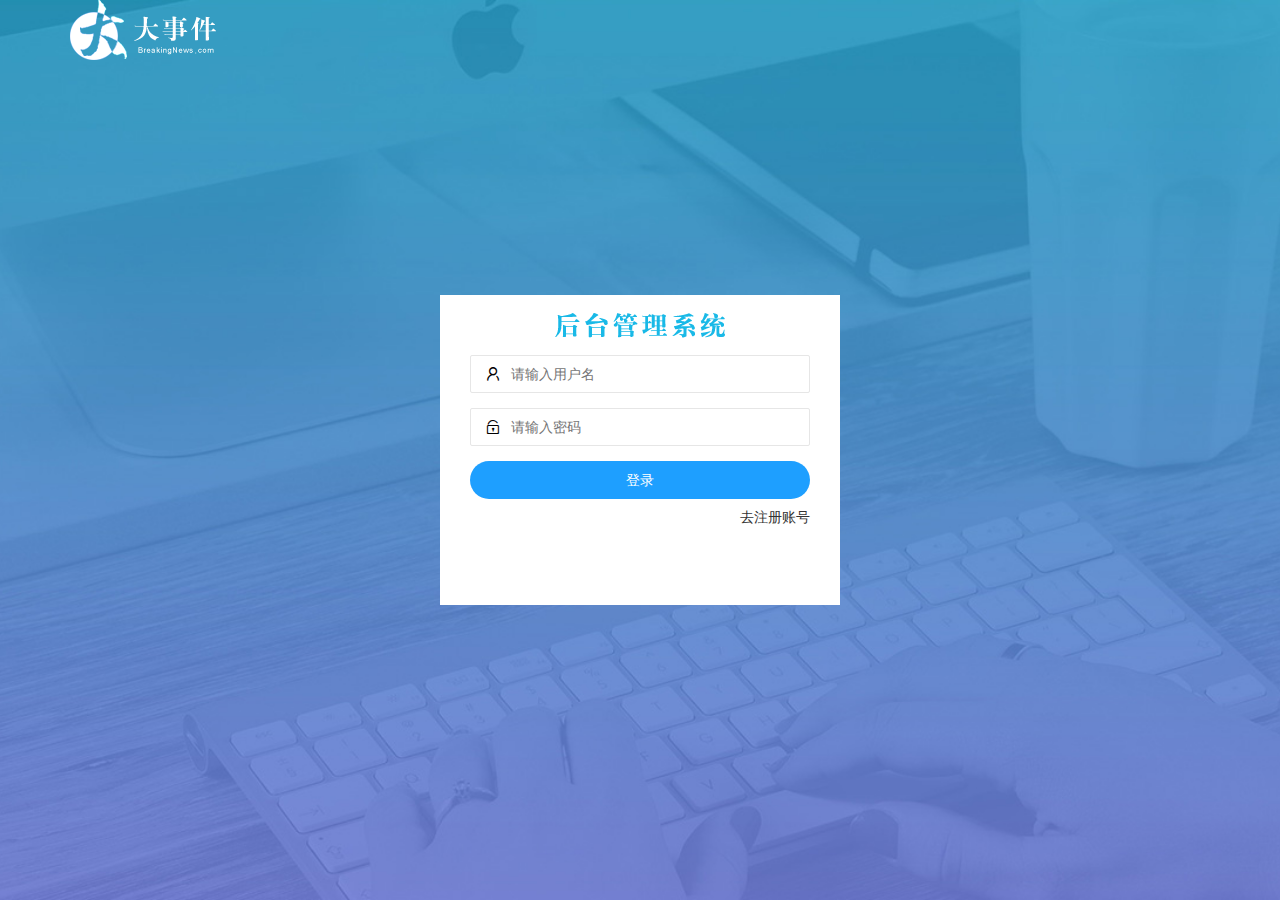
<file: login.html>
<!DOCTYPE html>
<html lang="en">

<head>
    <meta charset="UTF-8">
    <meta name="viewport" content="width=device-width, initial-scale=1.0">
    <title>大事件登录页面</title>
    <link rel="stylesheet" href="./assets/lib/layui/css/layui.css">
    <link rel="stylesheet" href="./assets/css/login.css">
</head>

<body>
    <div class="layui-main">
        <!--  背景图片 -->
        <div class="logo">
        </div>
        <!-- 中间的大盒子 -->
        <div class="resAndLogin">
            <!--  登录页面 -->
            <div class="login-title"></div>
            <!-- form表单 -->
            <div class="login-box" id="loginBox">
                <form class="layui-form" action="" id="login-box-item">
                    <div class="layui-form-item">
                        <i class="layui-icon layui-icon-username"></i>
                        <input type="text" name="username" required lay-verify="required" placeholder="请输入用户名"
                            autocomplete="off" class="layui-input" />
                    </div>
                    <div class="layui-form-item">
                        <i class="layui-icon layui-icon-password"></i>
                        <input type="password" name="password" required lay-verify="required" placeholder="请输入密码"
                            autocomplete="off" class="layui-input">
                    </div>
                    <button class="layui-btn layui-btn-normal" lay-submit lay-filter="formDemo">登录</button>
                    <a href="javascript:;" id="register">去注册账号</a>
                </form>
            </div>
            <!--  注册页面 -->
            <div class="login-box login-register">
                <form class="layui-form" action="" id="login-register">
                    <div class="layui-form-item">
                        <i class="layui-icon layui-icon-username"></i>
                        <input type="text" name="username" required lay-verify="required|username" placeholder="请输入用户名"
                            autocomplete="off" class="layui-input">
                    </div>
                    <div class="layui-form-item">
                        <i class="layui-icon layui-icon-password"></i>
                        <input type="password" name="password" required lay-verify="required|pass" placeholder="请输入密码"
                            autocomplete="off" class="layui-input">
                    </div>
                    <div class="layui-form-item">
                        <i class="layui-icon layui-icon-password"></i>
                        <input type="password" name="respassword" required lay-verify="required|pass|repass"
                            placeholder="请确认密码" autocomplete="off" class="layui-input">
                    </div>
                    <button class="layui-btn layui-btn-normal" lay-submit lay-filter="formDemo">注册</button>
                    <a href="javascript:;" id="login-btn">去登录</a>
                </form>
            </div>
        </div>
    </div>
    <!-- js文件 -->
    <!-- 移入layui的js 文件 实现表单验证 -->
    <script src="./assets/lib/layui/layui.all.js"></script>
    <script src="./assets/lib/jquery.js"></script>
    <script src="./assets/js/baseAPI.js"></script>
    <script src="./assets/js/login.js"></script>
</body>

</html>
</file>
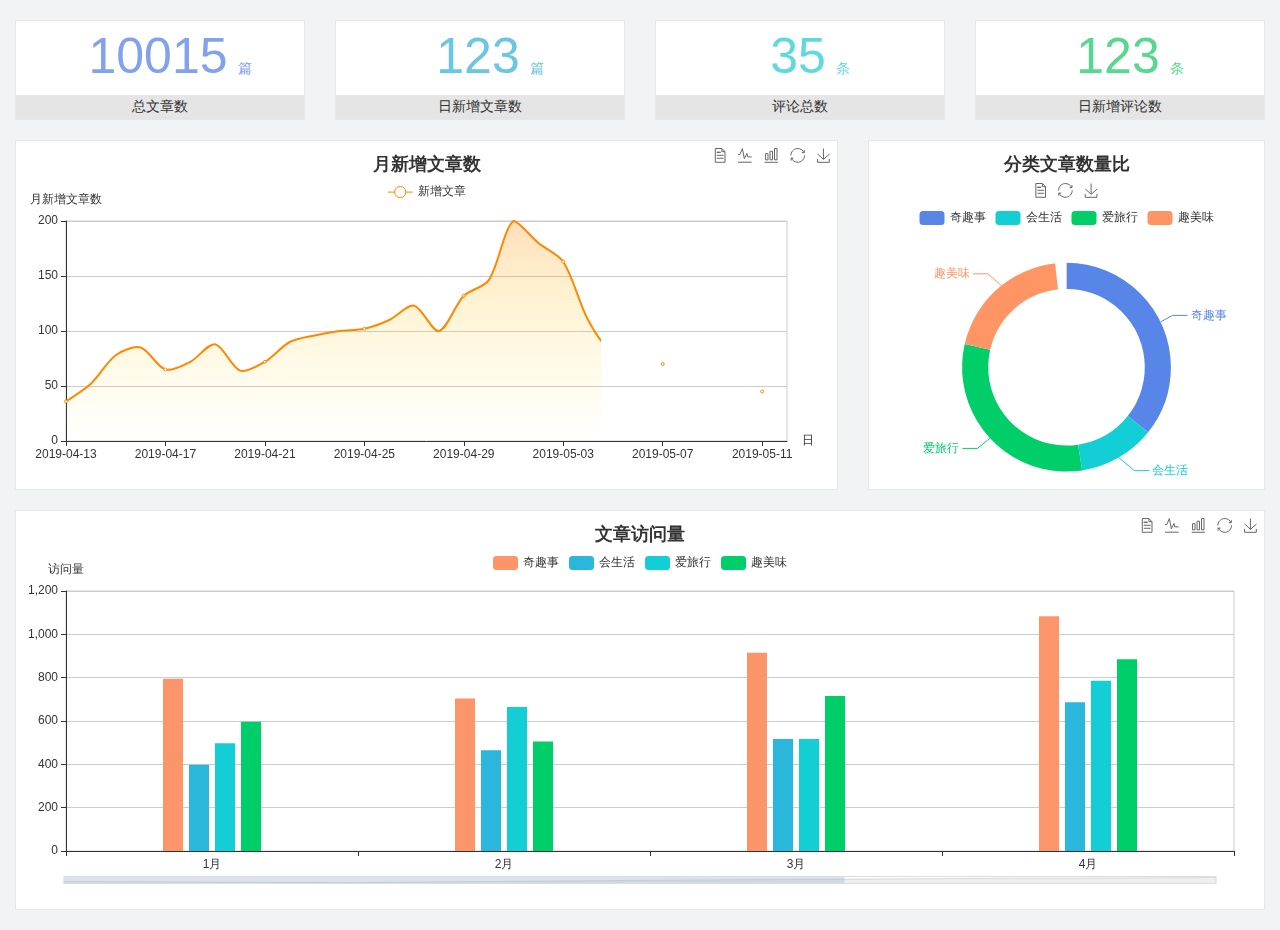
<file: home/dashboard.html>
<!DOCTYPE html>
<html lang="en">

<head>
  <meta charset="UTF-8">
  <meta name="viewport" content="width=device-width, initial-scale=1.0">
  <meta http-equiv="X-UA-Compatible" content="ie=edge">
  <title>图表统计</title>
  <link rel="stylesheet" href="../../assets/lib/bootstrap.css" />
  <link rel="stylesheet" href="../../assets/lib/main.css" />
  <script src="../../assets/lib/jquery.js"></script>
  <script type="text/javascript" src="../../assets/lib/echarts.min.js"></script>
</head>

<body>
  <div class="container-fluid">
    <div class="row spannel_list">
      <div class="col-sm-3 col-xs-6">
        <div class="spannel">
          <em>10015</em><span>篇</span>
          <b>总文章数</b>
        </div>
      </div>
      <div class="col-sm-3 col-xs-6">
        <div class="spannel scolor01">
          <em>123</em><span>篇</span>
          <b>日新增文章数</b>
        </div>
      </div>
      <div class="col-sm-3 col-xs-6">
        <div class="spannel scolor02">
          <em>35</em><span>条</span>
          <b>评论总数</b>
        </div>
      </div>
      <div class="col-sm-3 col-xs-6">
        <div class="spannel scolor03">
          <em>123</em><span>条</span>
          <b>日新增评论数</b>
        </div>
      </div>
    </div>
  </div>

  <div class="container-fluid">
    <div class="row curve-pie">
      <div class="col-lg-8 col-md-8">
        <div class="gragh_pannel" id="curve_show"></div>
      </div>
      <div class="col-lg-4 col-md-4">
        <div class="gragh_pannel" id="pie_show"></div>
      </div>
    </div>
  </div>

  <div class="container-fluid">
    <div class="column_pannel" id="column_show"></div>
  </div>

  <script>
    var oChart = echarts.init(document.getElementById('curve_show'));
    var aList_all = [
      { 'count': 36, 'date': '2019-04-13' },
      { 'count': 52, 'date': '2019-04-14' },
      { 'count': 78, 'date': '2019-04-15' },
      { 'count': 85, 'date': '2019-04-16' },
      { 'count': 65, 'date': '2019-04-17' },
      { 'count': 72, 'date': '2019-04-18' },
      { 'count': 88, 'date': '2019-04-19' },
      { 'count': 64, 'date': '2019-04-20' },
      { 'count': 72, 'date': '2019-04-21' },
      { 'count': 90, 'date': '2019-04-22' },
      { 'count': 96, 'date': '2019-04-23' },
      { 'count': 100, 'date': '2019-04-24' },
      { 'count': 102, 'date': '2019-04-25' },
      { 'count': 110, 'date': '2019-04-26' },
      { 'count': 123, 'date': '2019-04-27' },
      { 'count': 100, 'date': '2019-04-28' },
      { 'count': 132, 'date': '2019-04-29' },
      { 'count': 146, 'date': '2019-04-30' },
      { 'count': 200, 'date': '2019-05-01' },
      { 'count': 180, 'date': '2019-05-02' },
      { 'count': 163, 'date': '2019-05-03' },
      { 'count': 110, 'date': '2019-05-04' },
      { 'count': 80, 'date': '2019-05-05' },
      { 'count': 82, 'date': '2019-05-06' },
      { 'count': 70, 'date': '2019-05-07' },
      { 'count': 65, 'date': '2019-05-08' },
      { 'count': 54, 'date': '2019-05-09' },
      { 'count': 40, 'date': '2019-05-10' },
      { 'count': 45, 'date': '2019-05-11' },
      { 'count': 38, 'date': '2019-05-12' },
    ];

    let aCount = [];
    let aDate = [];

    for (var i = 0; i < aList_all.length; i++) {
      aCount.push(aList_all[i].count);
      aDate.push(aList_all[i].date);
    }

    var chartopt = {
      title: {
        text: '月新增文章数',
        left: 'center',
        top: '10'
      },
      tooltip: {
        trigger: 'axis'
      },
      legend: {
        data: ['新增文章'],
        top: '40'
      },
      toolbox: {
        show: true,
        feature: {
          mark: { show: true },
          dataView: { show: true, readOnly: false },
          magicType: { show: true, type: ['line', 'bar'] },
          restore: { show: true },
          saveAsImage: { show: true }
        }
      },
      calculable: true,
      xAxis: [
        {
          name: '日',
          type: 'category',
          boundaryGap: false,
          data: aDate
        }
      ],
      yAxis: [
        {
          name: '月新增文章数',
          type: 'value'
        }
      ],
      series: [
        {
          name: '新增文章',
          type: 'line',
          smooth: true,
          itemStyle: { normal: { areaStyle: { type: 'default' }, color: '#f80' }, lineStyle: { color: '#f80' } },
          data: aCount
        }],
      areaStyle: {
        normal: {
          color: new echarts.graphic.LinearGradient(0, 0, 0, 1, [{
            offset: 0,
            color: 'rgba(255,136,0,0.39)'
          }, {
            offset: .34,
            color: 'rgba(255,180,0,0.25)'
          }, {
            offset: 1,
            color: 'rgba(255,222,0,0.00)'
          }])

        }
      },
      grid: {
        show: true,
        x: 50,
        x2: 50,
        y: 80,
        height: 220
      }
    };

    oChart.setOption(chartopt);


    var oPie = echarts.init(document.getElementById('pie_show'));
    var oPieopt =
    {
      title: {
        top: 10,
        text: '分类文章数量比',
        x: 'center'
      },
      tooltip: {
        trigger: 'item',
        formatter: "{a} <br/>{b} : {c} ({d}%)"
      },
      color: ['#5885e8', '#13cfd5', '#00ce68', '#ff9565'],
      legend: {
        x: 'center',
        top: 65,
        data: ['奇趣事', '会生活', '爱旅行', '趣美味']
      },
      toolbox: {
        show: true,
        x: 'center',
        top: 35,
        feature: {
          mark: { show: true },
          dataView: { show: true, readOnly: false },
          magicType: {
            show: true,
            type: ['pie', 'funnel'],
            option: {
              funnel: {
                x: '25%',
                width: '50%',
                funnelAlign: 'left',
                max: 1548
              }
            }
          },
          restore: { show: true },
          saveAsImage: { show: true }
        }
      },
      calculable: true,
      series: [
        {
          name: '访问来源',
          type: 'pie',
          radius: ['45%', '60%'],
          center: ['50%', '65%'],
          data: [
            { value: 300, name: '奇趣事' },
            { value: 100, name: '会生活' },
            { value: 260, name: '爱旅行' },
            { value: 180, name: '趣美味' }
          ]
        }
      ]
    };
    oPie.setOption(oPieopt);



    var oColumn = this.echarts.init(document.getElementById('column_show'));
    var oColumnopt =
    {
      title: {
        text: '文章访问量',
        left: 'center',
        top: '10'
      },
      tooltip: {
        trigger: 'axis'
      },
      legend: {
        data: ['奇趣事', '会生活', '爱旅行', '趣美味'],
        top: '40'
      },
      toolbox: {
        show: true,
        feature: {
          mark: { show: true },
          dataView: { show: true, readOnly: false },
          magicType: { show: true, type: ['line', 'bar'] },
          restore: { show: true },
          saveAsImage: { show: true }
        }
      },
      calculable: true,
      xAxis: [
        {
          type: 'category',
          data: ['1月', '2月', '3月', '4月', '5月']
        }
      ],
      yAxis: [
        {
          name: '访问量',
          type: 'value'
        }
      ],
      series: [
        {
          name: '奇趣事',
          type: 'bar',
          barWidth: 20,
          itemStyle: {
            normal: { areaStyle: { type: 'default' }, color: '#fd956a' }
          },
          data: [800, 708, 920, 1090, 1200]
        },
        {
          name: '会生活',
          type: 'bar',
          barWidth: 20,
          itemStyle: {
            normal: { areaStyle: { type: 'default' }, color: '#2bb6db' }
          },
          data: [400, 468, 520, 690, 800]
        },
        {
          name: '爱旅行',
          type: 'bar',
          barWidth: 20,
          itemStyle: {
            normal: { areaStyle: { type: 'default' }, color: '#13cfd5' }
          },
          data: [500, 668, 520, 790, 900]
        },
        {
          name: '趣美味',
          type: 'bar',
          barWidth: 20,
          itemStyle: {
            normal: { areaStyle: { type: 'default' }, color: '#00ce68' }
          },
          data: [600, 508, 720, 890, 1000]
        }
      ],
      grid: {
        show: true,
        x: 50,
        x2: 30,
        y: 80,
        height: 260
      },
      dataZoom: [//给x轴设置滚动条
        {
          start: 0,//默认为0
          end: 100 - 1000 / 31,//默认为100
          type: 'slider',
          show: true,
          xAxisIndex: [0],
          handleSize: 0,//滑动条的 左右2个滑动条的大小
          height: 8,//组件高度
          left: 45, //左边的距离
          right: 50,//右边的距离
          bottom: 26,//右边的距离
          handleColor: '#ddd',//h滑动图标的颜色
          handleStyle: {
            borderColor: "#cacaca",
            borderWidth: "1",
            shadowBlur: 2,
            background: "#ddd",
            shadowColor: "#ddd",
          }
        }]
    };
    oColumn.setOption(oColumnopt);
  </script>
</body>

</html>
</file>
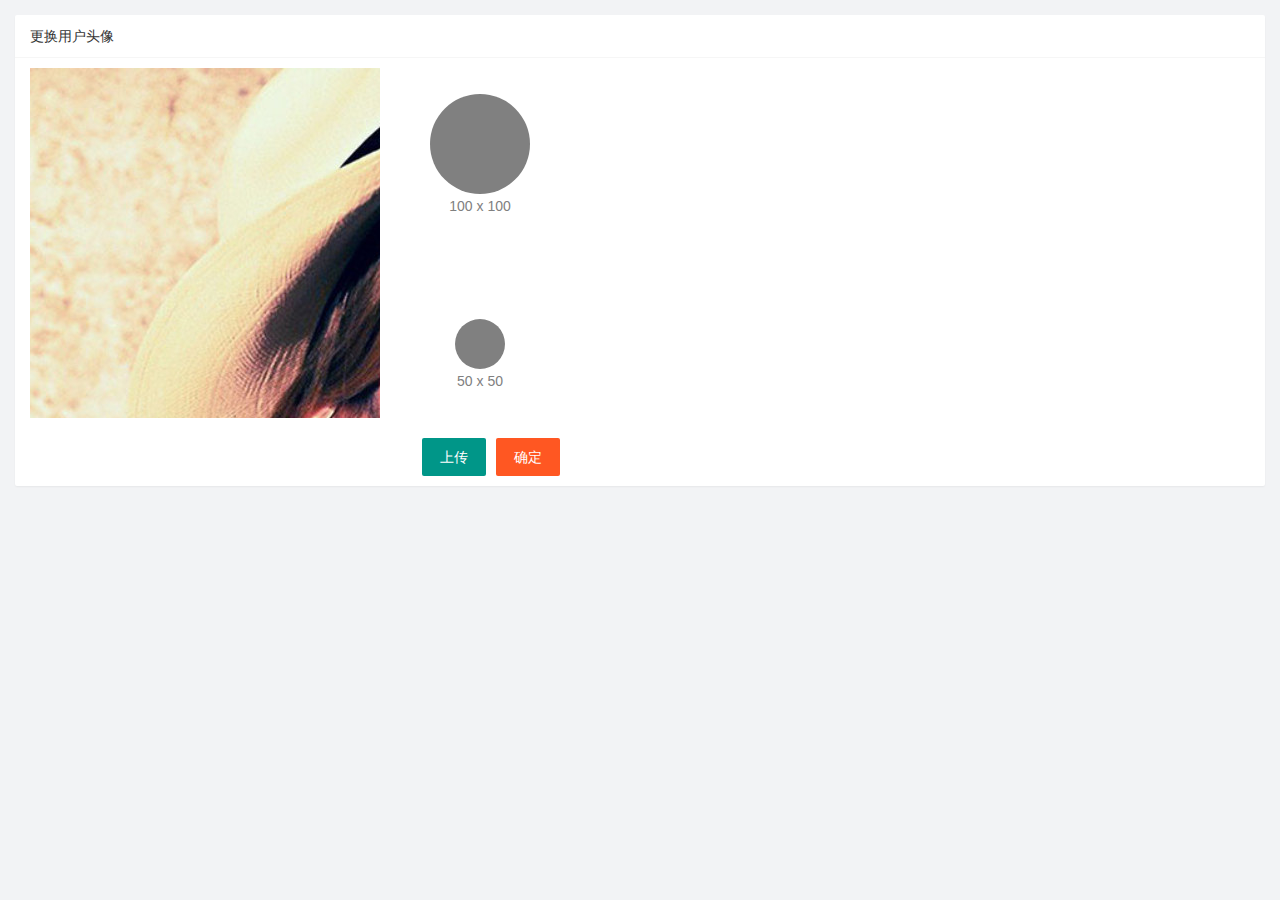
<file: user/user_avatar.html>
<!DOCTYPE html>
<html lang="en">

<head>
    <meta charset="UTF-8">
    <meta name="viewport" content="width=device-width, initial-scale=1.0">
    <title>Document</title>
    <link rel="stylesheet" href="/assets/lib/layui/css/layui.css">
    <link rel="stylesheet" href="/assets/lib/cropper/cropper.css">
    <link rel="stylesheet" href="/assets/css/user/common.css">
    <link rel="stylesheet" href="/assets/css/user/user_avatar.css">
</head>

<body>
    <div class="layui-card">
        <div class="layui-card-header">更换用户头像</div>
        <div class="layui-card-body">
            <!-- 第一行的图片裁剪和预览区域 -->
            <div class="row1">
                <!-- 图片裁剪区域 -->
                <div class="cropper-box">
                    <!-- 这个 img 标签很重要，将来会把它初始化为裁剪区域 -->
                    <img id="image" src="/assets/images/sample.jpg" />
                </div>
                <!-- 图片的预览区域 -->
                <div class="preview-box">
                    <div>
                        <!-- 宽高为 100px 的预览区域 -->
                        <div class="img-preview w100"></div>
                        <p class="size">100 x 100</p>
                    </div>
                    <div>
                        <!-- 宽高为 50px 的预览区域 -->
                        <div class="img-preview w50"></div>
                        <p class="size">50 x 50</p>
                    </div>
                </div>
            </div>
            <!-- 第二行的按钮区域 -->
            <div class="row2">
                <button type="button" class="layui-btn" id="btn-file">上传</button>
                <button type="button" class="layui-btn layui-btn-danger">确定</button>
            </div>
        </div>
        <input type="file" name="file" id="file" style="display: none;">
    </div>
    <script src="/assets/lib/layui/layui.all.js"></script>
    <script src="/assets/lib/jquery.js"></script>
    <script src="/assets/lib/cropper/Cropper.js"></script>
    <script src="/assets/lib/cropper/jquery-cropper.js"></script>
    <script src="/assets/js/baseAPI.js"></script>
    <script src="/assets/js/user/common.js"></script>
    <script src="/assets/js/user/user_avatar.js"></script>
</body>

</html>
</file>
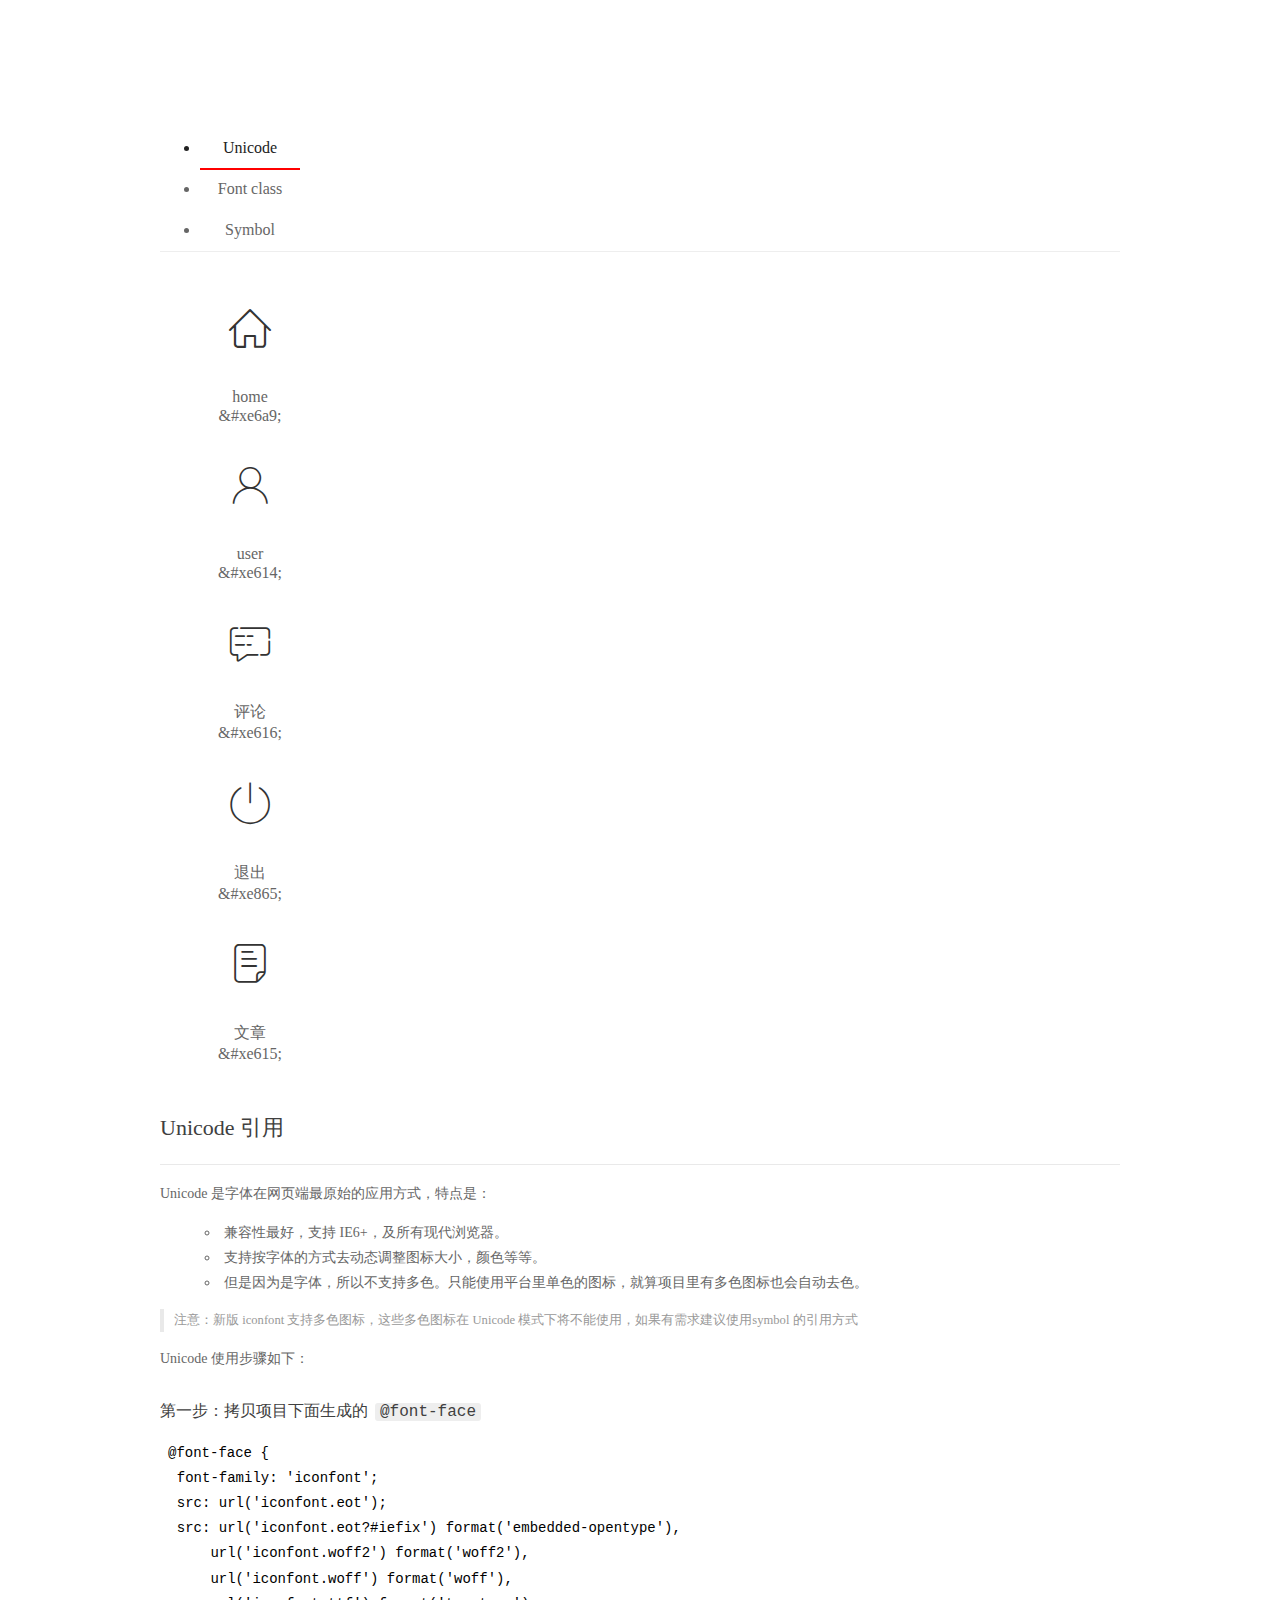
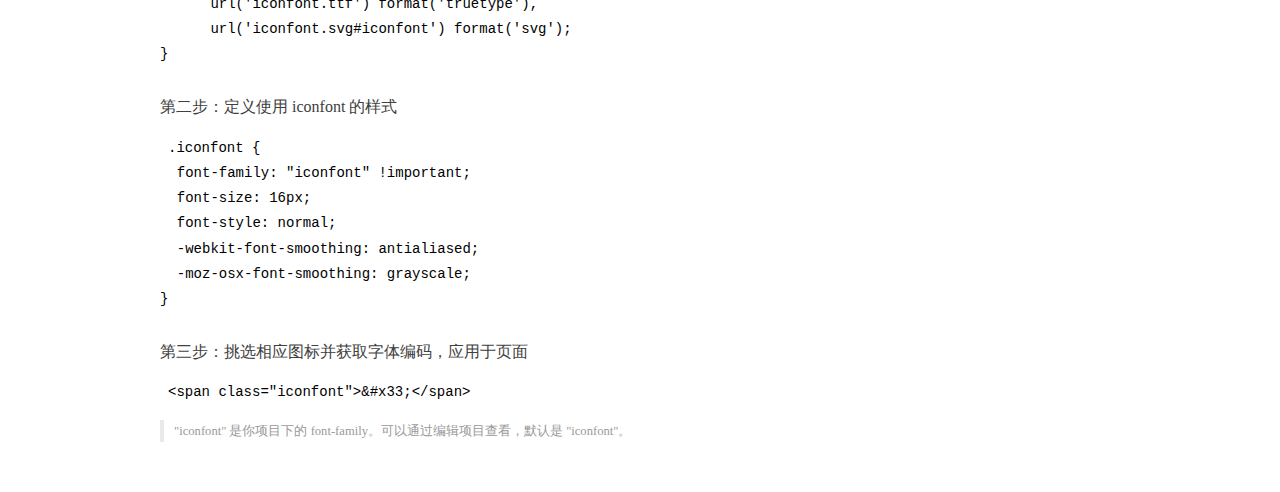
<file: assets/fonts/demo_index.html>
<!DOCTYPE html>
<html>
<head>
  <meta charset="utf-8"/>
  <title>IconFont Demo</title>
  <link rel="shortcut icon" href="https://gtms04.alicdn.com/tps/i4/TB1_oz6GVXXXXaFXpXXJDFnIXXX-64-64.ico" type="image/x-icon"/>
  <link rel="stylesheet" href="https://g.alicdn.com/thx/cube/1.3.2/cube.min.css">
  <link rel="stylesheet" href="demo.css">
  <link rel="stylesheet" href="iconfont.css">
  <script src="iconfont.js"></script>
  <!-- jQuery -->
  <script src="https://a1.alicdn.com/oss/uploads/2018/12/26/7bfddb60-08e8-11e9-9b04-53e73bb6408b.js"></script>
  <!-- 代码高亮 -->
  <script src="https://a1.alicdn.com/oss/uploads/2018/12/26/a3f714d0-08e6-11e9-8a15-ebf944d7534c.js"></script>
</head>
<body>
  <div class="main">
    <h1 class="logo"><a href="https://www.iconfont.cn/" title="iconfont 首页" target="_blank">&#xe86b;</a></h1>
    <div class="nav-tabs">
      <ul id="tabs" class="dib-box">
        <li class="dib active"><span>Unicode</span></li>
        <li class="dib"><span>Font class</span></li>
        <li class="dib"><span>Symbol</span></li>
      </ul>
      
    </div>
    <div class="tab-container">
      <div class="content unicode" style="display: block;">
          <ul class="icon_lists dib-box">
          
            <li class="dib">
              <span class="icon iconfont">&#xe6a9;</span>
                <div class="name">home</div>
                <div class="code-name">&amp;#xe6a9;</div>
              </li>
          
            <li class="dib">
              <span class="icon iconfont">&#xe614;</span>
                <div class="name">user</div>
                <div class="code-name">&amp;#xe614;</div>
              </li>
          
            <li class="dib">
              <span class="icon iconfont">&#xe616;</span>
                <div class="name">评论</div>
                <div class="code-name">&amp;#xe616;</div>
              </li>
          
            <li class="dib">
              <span class="icon iconfont">&#xe865;</span>
                <div class="name">退出</div>
                <div class="code-name">&amp;#xe865;</div>
              </li>
          
            <li class="dib">
              <span class="icon iconfont">&#xe615;</span>
                <div class="name">文章</div>
                <div class="code-name">&amp;#xe615;</div>
              </li>
          
          </ul>
          <div class="article markdown">
          <h2 id="unicode-">Unicode 引用</h2>
          <hr>

          <p>Unicode 是字体在网页端最原始的应用方式，特点是：</p>
          <ul>
            <li>兼容性最好，支持 IE6+，及所有现代浏览器。</li>
            <li>支持按字体的方式去动态调整图标大小，颜色等等。</li>
            <li>但是因为是字体，所以不支持多色。只能使用平台里单色的图标，就算项目里有多色图标也会自动去色。</li>
          </ul>
          <blockquote>
            <p>注意：新版 iconfont 支持多色图标，这些多色图标在 Unicode 模式下将不能使用，如果有需求建议使用symbol 的引用方式</p>
          </blockquote>
          <p>Unicode 使用步骤如下：</p>
          <h3 id="-font-face">第一步：拷贝项目下面生成的 <code>@font-face</code></h3>
<pre><code class="language-css"
>@font-face {
  font-family: 'iconfont';
  src: url('iconfont.eot');
  src: url('iconfont.eot?#iefix') format('embedded-opentype'),
      url('iconfont.woff2') format('woff2'),
      url('iconfont.woff') format('woff'),
      url('iconfont.ttf') format('truetype'),
      url('iconfont.svg#iconfont') format('svg');
}
</code></pre>
          <h3 id="-iconfont-">第二步：定义使用 iconfont 的样式</h3>
<pre><code class="language-css"
>.iconfont {
  font-family: "iconfont" !important;
  font-size: 16px;
  font-style: normal;
  -webkit-font-smoothing: antialiased;
  -moz-osx-font-smoothing: grayscale;
}
</code></pre>
          <h3 id="-">第三步：挑选相应图标并获取字体编码，应用于页面</h3>
<pre>
<code class="language-html"
>&lt;span class="iconfont"&gt;&amp;#x33;&lt;/span&gt;
</code></pre>
          <blockquote>
            <p>"iconfont" 是你项目下的 font-family。可以通过编辑项目查看，默认是 "iconfont"。</p>
          </blockquote>
          </div>
      </div>
      <div class="content font-class">
        <ul class="icon_lists dib-box">
          
          <li class="dib">
            <span class="icon iconfont icon-home"></span>
            <div class="name">
              home
            </div>
            <div class="code-name">.icon-home
            </div>
          </li>
          
          <li class="dib">
            <span class="icon iconfont icon-user"></span>
            <div class="name">
              user
            </div>
            <div class="code-name">.icon-user
            </div>
          </li>
          
          <li class="dib">
            <span class="icon iconfont icon-pinglun"></span>
            <div class="name">
              评论
            </div>
            <div class="code-name">.icon-pinglun
            </div>
          </li>
          
          <li class="dib">
            <span class="icon iconfont icon-tuichu"></span>
            <div class="name">
              退出
            </div>
            <div class="code-name">.icon-tuichu
            </div>
          </li>
          
          <li class="dib">
            <span class="icon iconfont icon-16"></span>
            <div class="name">
              文章
            </div>
            <div class="code-name">.icon-16
            </div>
          </li>
          
        </ul>
        <div class="article markdown">
        <h2 id="font-class-">font-class 引用</h2>
        <hr>

        <p>font-class 是 Unicode 使用方式的一种变种，主要是解决 Unicode 书写不直观，语意不明确的问题。</p>
        <p>与 Unicode 使用方式相比，具有如下特点：</p>
        <ul>
          <li>兼容性良好，支持 IE8+，及所有现代浏览器。</li>
          <li>相比于 Unicode 语意明确，书写更直观。可以很容易分辨这个 icon 是什么。</li>
          <li>因为使用 class 来定义图标，所以当要替换图标时，只需要修改 class 里面的 Unicode 引用。</li>
          <li>不过因为本质上还是使用的字体，所以多色图标还是不支持的。</li>
        </ul>
        <p>使用步骤如下：</p>
        <h3 id="-fontclass-">第一步：引入项目下面生成的 fontclass 代码：</h3>
<pre><code class="language-html">&lt;link rel="stylesheet" href="./iconfont.css"&gt;
</code></pre>
        <h3 id="-">第二步：挑选相应图标并获取类名，应用于页面：</h3>
<pre><code class="language-html">&lt;span class="iconfont icon-xxx"&gt;&lt;/span&gt;
</code></pre>
        <blockquote>
          <p>"
            iconfont" 是你项目下的 font-family。可以通过编辑项目查看，默认是 "iconfont"。</p>
        </blockquote>
      </div>
      </div>
      <div class="content symbol">
          <ul class="icon_lists dib-box">
          
            <li class="dib">
                <svg class="icon svg-icon" aria-hidden="true">
                  <use xlink:href="#icon-home"></use>
                </svg>
                <div class="name">home</div>
                <div class="code-name">#icon-home</div>
            </li>
          
            <li class="dib">
                <svg class="icon svg-icon" aria-hidden="true">
                  <use xlink:href="#icon-user"></use>
                </svg>
                <div class="name">user</div>
                <div class="code-name">#icon-user</div>
            </li>
          
            <li class="dib">
                <svg class="icon svg-icon" aria-hidden="true">
                  <use xlink:href="#icon-pinglun"></use>
                </svg>
                <div class="name">评论</div>
                <div class="code-name">#icon-pinglun</div>
            </li>
          
            <li class="dib">
                <svg class="icon svg-icon" aria-hidden="true">
                  <use xlink:href="#icon-tuichu"></use>
                </svg>
                <div class="name">退出</div>
                <div class="code-name">#icon-tuichu</div>
            </li>
          
            <li class="dib">
                <svg class="icon svg-icon" aria-hidden="true">
                  <use xlink:href="#icon-16"></use>
                </svg>
                <div class="name">文章</div>
                <div class="code-name">#icon-16</div>
            </li>
          
          </ul>
          <div class="article markdown">
          <h2 id="symbol-">Symbol 引用</h2>
          <hr>

          <p>这是一种全新的使用方式，应该说这才是未来的主流，也是平台目前推荐的用法。相关介绍可以参考这篇<a href="">文章</a>
            这种用法其实是做了一个 SVG 的集合，与另外两种相比具有如下特点：</p>
          <ul>
            <li>支持多色图标了，不再受单色限制。</li>
            <li>通过一些技巧，支持像字体那样，通过 <code>font-size</code>, <code>color</code> 来调整样式。</li>
            <li>兼容性较差，支持 IE9+，及现代浏览器。</li>
            <li>浏览器渲染 SVG 的性能一般，还不如 png。</li>
          </ul>
          <p>使用步骤如下：</p>
          <h3 id="-symbol-">第一步：引入项目下面生成的 symbol 代码：</h3>
<pre><code class="language-html">&lt;script src="./iconfont.js"&gt;&lt;/script&gt;
</code></pre>
          <h3 id="-css-">第二步：加入通用 CSS 代码（引入一次就行）：</h3>
<pre><code class="language-html">&lt;style&gt;
.icon {
  width: 1em;
  height: 1em;
  vertical-align: -0.15em;
  fill: currentColor;
  overflow: hidden;
}
&lt;/style&gt;
</code></pre>
          <h3 id="-">第三步：挑选相应图标并获取类名，应用于页面：</h3>
<pre><code class="language-html">&lt;svg class="icon" aria-hidden="true"&gt;
  &lt;use xlink:href="#icon-xxx"&gt;&lt;/use&gt;
&lt;/svg&gt;
</code></pre>
          </div>
      </div>

    </div>
  </div>
  <script>
  $(document).ready(function () {
      $('.tab-container .content:first').show()

      $('#tabs li').click(function (e) {
        var tabContent = $('.tab-container .content')
        var index = $(this).index()

        if ($(this).hasClass('active')) {
          return
        } else {
          $('#tabs li').removeClass('active')
          $(this).addClass('active')

          tabContent.hide().eq(index).fadeIn()
        }
      })
    })
  </script>
</body>
</html>
</file>
<file: assets/lib/layui/css/layui.css>
/** layui-v2.5.5 MIT License By https://www.layui.com */
 .layui-inline,img{display:inline-block;vertical-align:middle}h1,h2,h3,h4,h5,h6{font-weight:400}.layui-edge,.layui-header,.layui-inline,.layui-main{position:relative}.layui-body,.layui-edge,.layui-elip{overflow:hidden}.layui-btn,.layui-edge,.layui-inline,img{vertical-align:middle}.layui-btn,.layui-disabled,.layui-icon,.layui-unselect{-moz-user-select:none;-webkit-user-select:none;-ms-user-select:none}.layui-elip,.layui-form-checkbox span,.layui-form-pane .layui-form-label{text-overflow:ellipsis;white-space:nowrap}.layui-breadcrumb,.layui-tree-btnGroup{visibility:hidden}blockquote,body,button,dd,div,dl,dt,form,h1,h2,h3,h4,h5,h6,input,li,ol,p,pre,td,textarea,th,ul{margin:0;padding:0;-webkit-tap-highlight-color:rgba(0,0,0,0)}a:active,a:hover{outline:0}img{border:none}li{list-style:none}table{border-collapse:collapse;border-spacing:0}h4,h5,h6{font-size:100%}button,input,optgroup,option,select,textarea{font-family:inherit;font-size:inherit;font-style:inherit;font-weight:inherit;outline:0}pre{white-space:pre-wrap;white-space:-moz-pre-wrap;white-space:-pre-wrap;white-space:-o-pre-wrap;word-wrap:break-word}body{line-height:24px;font:14px Helvetica Neue,Helvetica,PingFang SC,Tahoma,Arial,sans-serif}hr{height:1px;margin:10px 0;border:0;clear:both}a{color:#333;text-decoration:none}a:hover{color:#777}a cite{font-style:normal;*cursor:pointer}.layui-border-box,.layui-border-box *{box-sizing:border-box}.layui-box,.layui-box *{box-sizing:content-box}.layui-clear{clear:both;*zoom:1}.layui-clear:after{content:'\20';clear:both;*zoom:1;display:block;height:0}.layui-inline{*display:inline;*zoom:1}.layui-edge{display:inline-block;width:0;height:0;border-width:6px;border-style:dashed;border-color:transparent}.layui-edge-top{top:-4px;border-bottom-color:#999;border-bottom-style:solid}.layui-edge-right{border-left-color:#999;border-left-style:solid}.layui-edge-bottom{top:2px;border-top-color:#999;border-top-style:solid}.layui-edge-left{border-right-color:#999;border-right-style:solid}.layui-disabled,.layui-disabled:hover{color:#d2d2d2!important;cursor:not-allowed!important}.layui-circle{border-radius:100%}.layui-show{display:block!important}.layui-hide{display:none!important}@font-face{font-family:layui-icon;src:url(../font/iconfont.eot?v=250);src:url(../font/iconfont.eot?v=250#iefix) format('embedded-opentype'),url(../font/iconfont.woff2?v=250) format('woff2'),url(../font/iconfont.woff?v=250) format('woff'),url(../font/iconfont.ttf?v=250) format('truetype'),url(../font/iconfont.svg?v=250#layui-icon) format('svg')}.layui-icon{font-family:layui-icon!important;font-size:16px;font-style:normal;-webkit-font-smoothing:antialiased;-moz-osx-font-smoothing:grayscale}.layui-icon-reply-fill:before{content:"\e611"}.layui-icon-set-fill:before{content:"\e614"}.layui-icon-menu-fill:before{content:"\e60f"}.layui-icon-search:before{content:"\e615"}.layui-icon-share:before{content:"\e641"}.layui-icon-set-sm:before{content:"\e620"}.layui-icon-engine:before{content:"\e628"}.layui-icon-close:before{content:"\1006"}.layui-icon-close-fill:before{content:"\1007"}.layui-icon-chart-screen:before{content:"\e629"}.layui-icon-star:before{content:"\e600"}.layui-icon-circle-dot:before{content:"\e617"}.layui-icon-chat:before{content:"\e606"}.layui-icon-release:before{content:"\e609"}.layui-icon-list:before{content:"\e60a"}.layui-icon-chart:before{content:"\e62c"}.layui-icon-ok-circle:before{content:"\1005"}.layui-icon-layim-theme:before{content:"\e61b"}.layui-icon-table:before{content:"\e62d"}.layui-icon-right:before{content:"\e602"}.layui-icon-left:before{content:"\e603"}.layui-icon-cart-simple:before{content:"\e698"}.layui-icon-face-cry:before{content:"\e69c"}.layui-icon-face-smile:before{content:"\e6af"}.layui-icon-survey:before{content:"\e6b2"}.layui-icon-tree:before{content:"\e62e"}.layui-icon-upload-circle:before{content:"\e62f"}.layui-icon-add-circle:before{content:"\e61f"}.layui-icon-download-circle:before{content:"\e601"}.layui-icon-templeate-1:before{content:"\e630"}.layui-icon-util:before{content:"\e631"}.layui-icon-face-surprised:before{content:"\e664"}.layui-icon-edit:before{content:"\e642"}.layui-icon-speaker:before{content:"\e645"}.layui-icon-down:before{content:"\e61a"}.layui-icon-file:before{content:"\e621"}.layui-icon-layouts:before{content:"\e632"}.layui-icon-rate-half:before{content:"\e6c9"}.layui-icon-add-circle-fine:before{content:"\e608"}.layui-icon-prev-circle:before{content:"\e633"}.layui-icon-read:before{content:"\e705"}.layui-icon-404:before{content:"\e61c"}.layui-icon-carousel:before{content:"\e634"}.layui-icon-help:before{content:"\e607"}.layui-icon-code-circle:before{content:"\e635"}.layui-icon-water:before{content:"\e636"}.layui-icon-username:before{content:"\e66f"}.layui-icon-find-fill:before{content:"\e670"}.layui-icon-about:before{content:"\e60b"}.layui-icon-location:before{content:"\e715"}.layui-icon-up:before{content:"\e619"}.layui-icon-pause:before{content:"\e651"}.layui-icon-date:before{content:"\e637"}.layui-icon-layim-uploadfile:before{content:"\e61d"}.layui-icon-delete:before{content:"\e640"}.layui-icon-play:before{content:"\e652"}.layui-icon-top:before{content:"\e604"}.layui-icon-friends:before{content:"\e612"}.layui-icon-refresh-3:before{content:"\e9aa"}.layui-icon-ok:before{content:"\e605"}.layui-icon-layer:before{content:"\e638"}.layui-icon-face-smile-fine:before{content:"\e60c"}.layui-icon-dollar:before{content:"\e659"}.layui-icon-group:before{content:"\e613"}.layui-icon-layim-download:before{content:"\e61e"}.layui-icon-picture-fine:before{content:"\e60d"}.layui-icon-link:before{content:"\e64c"}.layui-icon-diamond:before{content:"\e735"}.layui-icon-log:before{content:"\e60e"}.layui-icon-rate-solid:before{content:"\e67a"}.layui-icon-fonts-del:before{content:"\e64f"}.layui-icon-unlink:before{content:"\e64d"}.layui-icon-fonts-clear:before{content:"\e639"}.layui-icon-triangle-r:before{content:"\e623"}.layui-icon-circle:before{content:"\e63f"}.layui-icon-radio:before{content:"\e643"}.layui-icon-align-center:before{content:"\e647"}.layui-icon-align-right:before{content:"\e648"}.layui-icon-align-left:before{content:"\e649"}.layui-icon-loading-1:before{content:"\e63e"}.layui-icon-return:before{content:"\e65c"}.layui-icon-fonts-strong:before{content:"\e62b"}.layui-icon-upload:before{content:"\e67c"}.layui-icon-dialogue:before{content:"\e63a"}.layui-icon-video:before{content:"\e6ed"}.layui-icon-headset:before{content:"\e6fc"}.layui-icon-cellphone-fine:before{content:"\e63b"}.layui-icon-add-1:before{content:"\e654"}.layui-icon-face-smile-b:before{content:"\e650"}.layui-icon-fonts-html:before{content:"\e64b"}.layui-icon-form:before{content:"\e63c"}.layui-icon-cart:before{content:"\e657"}.layui-icon-camera-fill:before{content:"\e65d"}.layui-icon-tabs:before{content:"\e62a"}.layui-icon-fonts-code:before{content:"\e64e"}.layui-icon-fire:before{content:"\e756"}.layui-icon-set:before{content:"\e716"}.layui-icon-fonts-u:before{content:"\e646"}.layui-icon-triangle-d:before{content:"\e625"}.layui-icon-tips:before{content:"\e702"}.layui-icon-picture:before{content:"\e64a"}.layui-icon-more-vertical:before{content:"\e671"}.layui-icon-flag:before{content:"\e66c"}.layui-icon-loading:before{content:"\e63d"}.layui-icon-fonts-i:before{content:"\e644"}.layui-icon-refresh-1:before{content:"\e666"}.layui-icon-rmb:before{content:"\e65e"}.layui-icon-home:before{content:"\e68e"}.layui-icon-user:before{content:"\e770"}.layui-icon-notice:before{content:"\e667"}.layui-icon-login-weibo:before{content:"\e675"}.layui-icon-voice:before{content:"\e688"}.layui-icon-upload-drag:before{content:"\e681"}.layui-icon-login-qq:before{content:"\e676"}.layui-icon-snowflake:before{content:"\e6b1"}.layui-icon-file-b:before{content:"\e655"}.layui-icon-template:before{content:"\e663"}.layui-icon-auz:before{content:"\e672"}.layui-icon-console:before{content:"\e665"}.layui-icon-app:before{content:"\e653"}.layui-icon-prev:before{content:"\e65a"}.layui-icon-website:before{content:"\e7ae"}.layui-icon-next:before{content:"\e65b"}.layui-icon-component:before{content:"\e857"}.layui-icon-more:before{content:"\e65f"}.layui-icon-login-wechat:before{content:"\e677"}.layui-icon-shrink-right:before{content:"\e668"}.layui-icon-spread-left:before{content:"\e66b"}.layui-icon-camera:before{content:"\e660"}.layui-icon-note:before{content:"\e66e"}.layui-icon-refresh:before{content:"\e669"}.layui-icon-female:before{content:"\e661"}.layui-icon-male:before{content:"\e662"}.layui-icon-password:before{content:"\e673"}.layui-icon-senior:before{content:"\e674"}.layui-icon-theme:before{content:"\e66a"}.layui-icon-tread:before{content:"\e6c5"}.layui-icon-praise:before{content:"\e6c6"}.layui-icon-star-fill:before{content:"\e658"}.layui-icon-rate:before{content:"\e67b"}.layui-icon-template-1:before{content:"\e656"}.layui-icon-vercode:before{content:"\e679"}.layui-icon-cellphone:before{content:"\e678"}.layui-icon-screen-full:before{content:"\e622"}.layui-icon-screen-restore:before{content:"\e758"}.layui-icon-cols:before{content:"\e610"}.layui-icon-export:before{content:"\e67d"}.layui-icon-print:before{content:"\e66d"}.layui-icon-slider:before{content:"\e714"}.layui-icon-addition:before{content:"\e624"}.layui-icon-subtraction:before{content:"\e67e"}.layui-icon-service:before{content:"\e626"}.layui-icon-transfer:before{content:"\e691"}.layui-main{width:1140px;margin:0 auto}.layui-header{z-index:1000;height:60px}.layui-header a:hover{transition:all .5s;-webkit-transition:all .5s}.layui-side{position:fixed;left:0;top:0;bottom:0;z-index:999;width:200px;overflow-x:hidden}.layui-side-scroll{position:relative;width:220px;height:100%;overflow-x:hidden}.layui-body{position:absolute;left:200px;right:0;top:0;bottom:0;z-index:998;width:auto;overflow-y:auto;box-sizing:border-box}.layui-layout-body{overflow:hidden}.layui-layout-admin .layui-header{background-color:#23262E}.layui-layout-admin .layui-side{top:60px;width:200px;overflow-x:hidden}.layui-layout-admin .layui-body{position:fixed;top:60px;bottom:44px}.layui-layout-admin .layui-main{width:auto;margin:0 15px}.layui-layout-admin .layui-footer{position:fixed;left:200px;right:0;bottom:0;height:44px;line-height:44px;padding:0 15px;background-color:#eee}.layui-layout-admin .layui-logo{position:absolute;left:0;top:0;width:200px;height:100%;line-height:60px;text-align:center;color:#009688;font-size:16px}.layui-layout-admin .layui-header .layui-nav{background:0 0}.layui-layout-left{position:absolute!important;left:200px;top:0}.layui-layout-right{position:absolute!important;right:0;top:0}.layui-container{position:relative;margin:0 auto;padding:0 15px;box-sizing:border-box}.layui-fluid{position:relative;margin:0 auto;padding:0 15px}.layui-row:after,.layui-row:before{content:'';display:block;clear:both}.layui-col-lg1,.layui-col-lg10,.layui-col-lg11,.layui-col-lg12,.layui-col-lg2,.layui-col-lg3,.layui-col-lg4,.layui-col-lg5,.layui-col-lg6,.layui-col-lg7,.layui-col-lg8,.layui-col-lg9,.layui-col-md1,.layui-col-md10,.layui-col-md11,.layui-col-md12,.layui-col-md2,.layui-col-md3,.layui-col-md4,.layui-col-md5,.layui-col-md6,.layui-col-md7,.layui-col-md8,.layui-col-md9,.layui-col-sm1,.layui-col-sm10,.layui-col-sm11,.layui-col-sm12,.layui-col-sm2,.layui-col-sm3,.layui-col-sm4,.layui-col-sm5,.layui-col-sm6,.layui-col-sm7,.layui-col-sm8,.layui-col-sm9,.layui-col-xs1,.layui-col-xs10,.layui-col-xs11,.layui-col-xs12,.layui-col-xs2,.layui-col-xs3,.layui-col-xs4,.layui-col-xs5,.layui-col-xs6,.layui-col-xs7,.layui-col-xs8,.layui-col-xs9{position:relative;display:block;box-sizing:border-box}.layui-col-xs1,.layui-col-xs10,.layui-col-xs11,.layui-col-xs12,.layui-col-xs2,.layui-col-xs3,.layui-col-xs4,.layui-col-xs5,.layui-col-xs6,.layui-col-xs7,.layui-col-xs8,.layui-col-xs9{float:left}.layui-col-xs1{width:8.33333333%}.layui-col-xs2{width:16.66666667%}.layui-col-xs3{width:25%}.layui-col-xs4{width:33.33333333%}.layui-col-xs5{width:41.66666667%}.layui-col-xs6{width:50%}.layui-col-xs7{width:58.33333333%}.layui-col-xs8{width:66.66666667%}.layui-col-xs9{width:75%}.layui-col-xs10{width:83.33333333%}.layui-col-xs11{width:91.66666667%}.layui-col-xs12{width:100%}.layui-col-xs-offset1{margin-left:8.33333333%}.layui-col-xs-offset2{margin-left:16.66666667%}.layui-col-xs-offset3{margin-left:25%}.layui-col-xs-offset4{margin-left:33.33333333%}.layui-col-xs-offset5{margin-left:41.66666667%}.layui-col-xs-offset6{margin-left:50%}.layui-col-xs-offset7{margin-left:58.33333333%}.layui-col-xs-offset8{margin-left:66.66666667%}.layui-col-xs-offset9{margin-left:75%}.layui-col-xs-offset10{margin-left:83.33333333%}.layui-col-xs-offset11{margin-left:91.66666667%}.layui-col-xs-offset12{margin-left:100%}@media screen and (max-width:768px){.layui-hide-xs{display:none!important}.layui-show-xs-block{display:block!important}.layui-show-xs-inline{display:inline!important}.layui-show-xs-inline-block{display:inline-block!important}}@media screen and (min-width:768px){.layui-container{width:750px}.layui-hide-sm{display:none!important}.layui-show-sm-block{display:block!important}.layui-show-sm-inline{display:inline!important}.layui-show-sm-inline-block{display:inline-block!important}.layui-col-sm1,.layui-col-sm10,.layui-col-sm11,.layui-col-sm12,.layui-col-sm2,.layui-col-sm3,.layui-col-sm4,.layui-col-sm5,.layui-col-sm6,.layui-col-sm7,.layui-col-sm8,.layui-col-sm9{float:left}.layui-col-sm1{width:8.33333333%}.layui-col-sm2{width:16.66666667%}.layui-col-sm3{width:25%}.layui-col-sm4{width:33.33333333%}.layui-col-sm5{width:41.66666667%}.layui-col-sm6{width:50%}.layui-col-sm7{width:58.33333333%}.layui-col-sm8{width:66.66666667%}.layui-col-sm9{width:75%}.layui-col-sm10{width:83.33333333%}.layui-col-sm11{width:91.66666667%}.layui-col-sm12{width:100%}.layui-col-sm-offset1{margin-left:8.33333333%}.layui-col-sm-offset2{margin-left:16.66666667%}.layui-col-sm-offset3{margin-left:25%}.layui-col-sm-offset4{margin-left:33.33333333%}.layui-col-sm-offset5{margin-left:41.66666667%}.layui-col-sm-offset6{margin-left:50%}.layui-col-sm-offset7{margin-left:58.33333333%}.layui-col-sm-offset8{margin-left:66.66666667%}.layui-col-sm-offset9{margin-left:75%}.layui-col-sm-offset10{margin-left:83.33333333%}.layui-col-sm-offset11{margin-left:91.66666667%}.layui-col-sm-offset12{margin-left:100%}}@media screen and (min-width:992px){.layui-container{width:970px}.layui-hide-md{display:none!important}.layui-show-md-block{display:block!important}.layui-show-md-inline{display:inline!important}.layui-show-md-inline-block{display:inline-block!important}.layui-col-md1,.layui-col-md10,.layui-col-md11,.layui-col-md12,.layui-col-md2,.layui-col-md3,.layui-col-md4,.layui-col-md5,.layui-col-md6,.layui-col-md7,.layui-col-md8,.layui-col-md9{float:left}.layui-col-md1{width:8.33333333%}.layui-col-md2{width:16.66666667%}.layui-col-md3{width:25%}.layui-col-md4{width:33.33333333%}.layui-col-md5{width:41.66666667%}.layui-col-md6{width:50%}.layui-col-md7{width:58.33333333%}.layui-col-md8{width:66.66666667%}.layui-col-md9{width:75%}.layui-col-md10{width:83.33333333%}.layui-col-md11{width:91.66666667%}.layui-col-md12{width:100%}.layui-col-md-offset1{margin-left:8.33333333%}.layui-col-md-offset2{margin-left:16.66666667%}.layui-col-md-offset3{margin-left:25%}.layui-col-md-offset4{margin-left:33.33333333%}.layui-col-md-offset5{margin-left:41.66666667%}.layui-col-md-offset6{margin-left:50%}.layui-col-md-offset7{margin-left:58.33333333%}.layui-col-md-offset8{margin-left:66.66666667%}.layui-col-md-offset9{margin-left:75%}.layui-col-md-offset10{margin-left:83.33333333%}.layui-col-md-offset11{margin-left:91.66666667%}.layui-col-md-offset12{margin-left:100%}}@media screen and (min-width:1200px){.layui-container{width:1170px}.layui-hide-lg{display:none!important}.layui-show-lg-block{display:block!important}.layui-show-lg-inline{display:inline!important}.layui-show-lg-inline-block{display:inline-block!important}.layui-col-lg1,.layui-col-lg10,.layui-col-lg11,.layui-col-lg12,.layui-col-lg2,.layui-col-lg3,.layui-col-lg4,.layui-col-lg5,.layui-col-lg6,.layui-col-lg7,.layui-col-lg8,.layui-col-lg9{float:left}.layui-col-lg1{width:8.33333333%}.layui-col-lg2{width:16.66666667%}.layui-col-lg3{width:25%}.layui-col-lg4{width:33.33333333%}.layui-col-lg5{width:41.66666667%}.layui-col-lg6{width:50%}.layui-col-lg7{width:58.33333333%}.layui-col-lg8{width:66.66666667%}.layui-col-lg9{width:75%}.layui-col-lg10{width:83.33333333%}.layui-col-lg11{width:91.66666667%}.layui-col-lg12{width:100%}.layui-col-lg-offset1{margin-left:8.33333333%}.layui-col-lg-offset2{margin-left:16.66666667%}.layui-col-lg-offset3{margin-left:25%}.layui-col-lg-offset4{margin-left:33.33333333%}.layui-col-lg-offset5{margin-left:41.66666667%}.layui-col-lg-offset6{margin-left:50%}.layui-col-lg-offset7{margin-left:58.33333333%}.layui-col-lg-offset8{margin-left:66.66666667%}.layui-col-lg-offset9{margin-left:75%}.layui-col-lg-offset10{margin-left:83.33333333%}.layui-col-lg-offset11{margin-left:91.66666667%}.layui-col-lg-offset12{margin-left:100%}}.layui-col-space1{margin:-.5px}.layui-col-space1>*{padding:.5px}.layui-col-space3{margin:-1.5px}.layui-col-space3>*{padding:1.5px}.layui-col-space5{margin:-2.5px}.layui-col-space5>*{padding:2.5px}.layui-col-space8{margin:-3.5px}.layui-col-space8>*{padding:3.5px}.layui-col-space10{margin:-5px}.layui-col-space10>*{padding:5px}.layui-col-space12{margin:-6px}.layui-col-space12>*{padding:6px}.layui-col-space15{margin:-7.5px}.layui-col-space15>*{padding:7.5px}.layui-col-space18{margin:-9px}.layui-col-space18>*{padding:9px}.layui-col-space20{margin:-10px}.layui-col-space20>*{padding:10px}.layui-col-space22{margin:-11px}.layui-col-space22>*{padding:11px}.layui-col-space25{margin:-12.5px}.layui-col-space25>*{padding:12.5px}.layui-col-space30{margin:-15px}.layui-col-space30>*{padding:15px}.layui-btn,.layui-input,.layui-select,.layui-textarea,.layui-upload-button{outline:0;-webkit-appearance:none;transition:all .3s;-webkit-transition:all .3s;box-sizing:border-box}.layui-elem-quote{margin-bottom:10px;padding:15px;line-height:22px;border-left:5px solid #009688;border-radius:0 2px 2px 0;background-color:#f2f2f2}.layui-quote-nm{border-style:solid;border-width:1px 1px 1px 5px;background:0 0}.layui-elem-field{margin-bottom:10px;padding:0;border-width:1px;border-style:solid}.layui-elem-field legend{margin-left:20px;padding:0 10px;font-size:20px;font-weight:300}.layui-field-title{margin:10px 0 20px;border-width:1px 0 0}.layui-field-box{padding:10px 15px}.layui-field-title .layui-field-box{padding:10px 0}.layui-progress{position:relative;height:6px;border-radius:20px;background-color:#e2e2e2}.layui-progress-bar{position:absolute;left:0;top:0;width:0;max-width:100%;height:6px;border-radius:20px;text-align:right;background-color:#5FB878;transition:all .3s;-webkit-transition:all .3s}.layui-progress-big,.layui-progress-big .layui-progress-bar{height:18px;line-height:18px}.layui-progress-text{position:relative;top:-20px;line-height:18px;font-size:12px;color:#666}.layui-progress-big .layui-progress-text{position:static;padding:0 10px;color:#fff}.layui-collapse{border-width:1px;border-style:solid;border-radius:2px}.layui-colla-content,.layui-colla-item{border-top-width:1px;border-top-style:solid}.layui-colla-item:first-child{border-top:none}.layui-colla-title{position:relative;height:42px;line-height:42px;padding:0 15px 0 35px;color:#333;background-color:#f2f2f2;cursor:pointer;font-size:14px;overflow:hidden}.layui-colla-content{display:none;padding:10px 15px;line-height:22px;color:#666}.layui-colla-icon{position:absolute;left:15px;top:0;font-size:14px}.layui-card{margin-bottom:15px;border-radius:2px;background-color:#fff;box-shadow:0 1px 2px 0 rgba(0,0,0,.05)}.layui-card:last-child{margin-bottom:0}.layui-card-header{position:relative;height:42px;line-height:42px;padding:0 15px;border-bottom:1px solid #f6f6f6;color:#333;border-radius:2px 2px 0 0;font-size:14px}.layui-bg-black,.layui-bg-blue,.layui-bg-cyan,.layui-bg-green,.layui-bg-orange,.layui-bg-red{color:#fff!important}.layui-card-body{position:relative;padding:10px 15px;line-height:24px}.layui-card-body[pad15]{padding:15px}.layui-card-body[pad20]{padding:20px}.layui-card-body .layui-table{margin:5px 0}.layui-card .layui-tab{margin:0}.layui-panel-window{position:relative;padding:15px;border-radius:0;border-top:5px solid #E6E6E6;background-color:#fff}.layui-auxiliar-moving{position:fixed;left:0;right:0;top:0;bottom:0;width:100%;height:100%;background:0 0;z-index:9999999999}.layui-form-label,.layui-form-mid,.layui-form-select,.layui-input-block,.layui-input-inline,.layui-textarea{position:relative}.layui-bg-red{background-color:#FF5722!important}.layui-bg-orange{background-color:#FFB800!important}.layui-bg-green{background-color:#009688!important}.layui-bg-cyan{background-color:#2F4056!important}.layui-bg-blue{background-color:#1E9FFF!important}.layui-bg-black{background-color:#393D49!important}.layui-bg-gray{background-color:#eee!important;color:#666!important}.layui-badge-rim,.layui-colla-content,.layui-colla-item,.layui-collapse,.layui-elem-field,.layui-form-pane .layui-form-item[pane],.layui-form-pane .layui-form-label,.layui-input,.layui-layedit,.layui-layedit-tool,.layui-quote-nm,.layui-select,.layui-tab-bar,.layui-tab-card,.layui-tab-title,.layui-tab-title .layui-this:after,.layui-textarea{border-color:#e6e6e6}.layui-timeline-item:before,hr{background-color:#e6e6e6}.layui-text{line-height:22px;font-size:14px;color:#666}.layui-text h1,.layui-text h2,.layui-text h3{font-weight:500;color:#333}.layui-text h1{font-size:30px}.layui-text h2{font-size:24px}.layui-text h3{font-size:18px}.layui-text a:not(.layui-btn){color:#01AAED}.layui-text a:not(.layui-btn):hover{text-decoration:underline}.layui-text ul{padding:5px 0 5px 15px}.layui-text ul li{margin-top:5px;list-style-type:disc}.layui-text em,.layui-word-aux{color:#999!important;padding:0 5px!important}.layui-btn{display:inline-block;height:38px;line-height:38px;padding:0 18px;background-color:#009688;color:#fff;white-space:nowrap;text-align:center;font-size:14px;border:none;border-radius:2px;cursor:pointer}.layui-btn:hover{opacity:.8;filter:alpha(opacity=80);color:#fff}.layui-btn:active{opacity:1;filter:alpha(opacity=100)}.layui-btn+.layui-btn{margin-left:10px}.layui-btn-container{font-size:0}.layui-btn-container .layui-btn{margin-right:10px;margin-bottom:10px}.layui-btn-container .layui-btn+.layui-btn{margin-left:0}.layui-table .layui-btn-container .layui-btn{margin-bottom:9px}.layui-btn-radius{border-radius:100px}.layui-btn .layui-icon{margin-right:3px;font-size:18px;vertical-align:bottom;vertical-align:middle\9}.layui-btn-primary{border:1px solid #C9C9C9;background-color:#fff;color:#555}.layui-btn-primary:hover{border-color:#009688;color:#333}.layui-btn-normal{background-color:#1E9FFF}.layui-btn-warm{background-color:#FFB800}.layui-btn-danger{background-color:#FF5722}.layui-btn-checked{background-color:#5FB878}.layui-btn-disabled,.layui-btn-disabled:active,.layui-btn-disabled:hover{border:1px solid #e6e6e6;background-color:#FBFBFB;color:#C9C9C9;cursor:not-allowed;opacity:1}.layui-btn-lg{height:44px;line-height:44px;padding:0 25px;font-size:16px}.layui-btn-sm{height:30px;line-height:30px;padding:0 10px;font-size:12px}.layui-btn-sm i{font-size:16px!important}.layui-btn-xs{height:22px;line-height:22px;padding:0 5px;font-size:12px}.layui-btn-xs i{font-size:14px!important}.layui-btn-group{display:inline-block;vertical-align:middle;font-size:0}.layui-btn-group .layui-btn{margin-left:0!important;margin-right:0!important;border-left:1px solid rgba(255,255,255,.5);border-radius:0}.layui-btn-group .layui-btn-primary{border-left:none}.layui-btn-group .layui-btn-primary:hover{border-color:#C9C9C9;color:#009688}.layui-btn-group .layui-btn:first-child{border-left:none;border-radius:2px 0 0 2px}.layui-btn-group .layui-btn-primary:first-child{border-left:1px solid #c9c9c9}.layui-btn-group .layui-btn:last-child{border-radius:0 2px 2px 0}.layui-btn-group .layui-btn+.layui-btn{margin-left:0}.layui-btn-group+.layui-btn-group{margin-left:10px}.layui-btn-fluid{width:100%}.layui-input,.layui-select,.layui-textarea{height:38px;line-height:1.3;line-height:38px\9;border-width:1px;border-style:solid;background-color:#fff;border-radius:2px}.layui-input::-webkit-input-placeholder,.layui-select::-webkit-input-placeholder,.layui-textarea::-webkit-input-placeholder{line-height:1.3}.layui-input,.layui-textarea{display:block;width:100%;padding-left:10px}.layui-input:hover,.layui-textarea:hover{border-color:#D2D2D2!important}.layui-input:focus,.layui-textarea:focus{border-color:#C9C9C9!important}.layui-textarea{min-height:100px;height:auto;line-height:20px;padding:6px 10px;resize:vertical}.layui-select{padding:0 10px}.layui-form input[type=checkbox],.layui-form input[type=radio],.layui-form select{display:none}.layui-form [lay-ignore]{display:initial}.layui-form-item{margin-bottom:15px;clear:both;*zoom:1}.layui-form-item:after{content:'\20';clear:both;*zoom:1;display:block;height:0}.layui-form-label{float:left;display:block;padding:9px 15px;width:80px;font-weight:400;line-height:20px;text-align:right}.layui-form-label-col{display:block;float:none;padding:9px 0;line-height:20px;text-align:left}.layui-form-item .layui-inline{margin-bottom:5px;margin-right:10px}.layui-input-block{margin-left:110px;min-height:36px}.layui-input-inline{display:inline-block;vertical-align:middle}.layui-form-item .layui-input-inline{float:left;width:190px;margin-right:10px}.layui-form-text .layui-input-inline{width:auto}.layui-form-mid{float:left;display:block;padding:9px 0!important;line-height:20px;margin-right:10px}.layui-form-danger+.layui-form-select .layui-input,.layui-form-danger:focus{border-color:#FF5722!important}.layui-form-select .layui-input{padding-right:30px;cursor:pointer}.layui-form-select .layui-edge{position:absolute;right:10px;top:50%;margin-top:-3px;cursor:pointer;border-width:6px;border-top-color:#c2c2c2;border-top-style:solid;transition:all .3s;-webkit-transition:all .3s}.layui-form-select dl{display:none;position:absolute;left:0;top:42px;padding:5px 0;z-index:899;min-width:100%;border:1px solid #d2d2d2;max-height:300px;overflow-y:auto;background-color:#fff;border-radius:2px;box-shadow:0 2px 4px rgba(0,0,0,.12);box-sizing:border-box}.layui-form-select dl dd,.layui-form-select dl dt{padding:0 10px;line-height:36px;white-space:nowrap;overflow:hidden;text-overflow:ellipsis}.layui-form-select dl dt{font-size:12px;color:#999}.layui-form-select dl dd{cursor:pointer}.layui-form-select dl dd:hover{background-color:#f2f2f2;-webkit-transition:.5s all;transition:.5s all}.layui-form-select .layui-select-group dd{padding-left:20px}.layui-form-select dl dd.layui-select-tips{padding-left:10px!important;color:#999}.layui-form-select dl dd.layui-this{background-color:#5FB878;color:#fff}.layui-form-checkbox,.layui-form-select dl dd.layui-disabled{background-color:#fff}.layui-form-selected dl{display:block}.layui-form-checkbox,.layui-form-checkbox *,.layui-form-switch{display:inline-block;vertical-align:middle}.layui-form-selected .layui-edge{margin-top:-9px;-webkit-transform:rotate(180deg);transform:rotate(180deg);margin-top:-3px\9}:root .layui-form-selected .layui-edge{margin-top:-9px\0/IE9}.layui-form-selectup dl{top:auto;bottom:42px}.layui-select-none{margin:5px 0;text-align:center;color:#999}.layui-select-disabled .layui-disabled{border-color:#eee!important}.layui-select-disabled .layui-edge{border-top-color:#d2d2d2}.layui-form-checkbox{position:relative;height:30px;line-height:30px;margin-right:10px;padding-right:30px;cursor:pointer;font-size:0;-webkit-transition:.1s linear;transition:.1s linear;box-sizing:border-box}.layui-form-checkbox span{padding:0 10px;height:100%;font-size:14px;border-radius:2px 0 0 2px;background-color:#d2d2d2;color:#fff;overflow:hidden}.layui-form-checkbox:hover span{background-color:#c2c2c2}.layui-form-checkbox i{position:absolute;right:0;top:0;width:30px;height:28px;border:1px solid #d2d2d2;border-left:none;border-radius:0 2px 2px 0;color:#fff;font-size:20px;text-align:center}.layui-form-checkbox:hover i{border-color:#c2c2c2;color:#c2c2c2}.layui-form-checked,.layui-form-checked:hover{border-color:#5FB878}.layui-form-checked span,.layui-form-checked:hover span{background-color:#5FB878}.layui-form-checked i,.layui-form-checked:hover i{color:#5FB878}.layui-form-item .layui-form-checkbox{margin-top:4px}.layui-form-checkbox[lay-skin=primary]{height:auto!important;line-height:normal!important;min-width:18px;min-height:18px;border:none!important;margin-right:0;padding-left:28px;padding-right:0;background:0 0}.layui-form-checkbox[lay-skin=primary] span{padding-left:0;padding-right:15px;line-height:18px;background:0 0;color:#666}.layui-form-checkbox[lay-skin=primary] i{right:auto;left:0;width:16px;height:16px;line-height:16px;border:1px solid #d2d2d2;font-size:12px;border-radius:2px;background-color:#fff;-webkit-transition:.1s linear;transition:.1s linear}.layui-form-checkbox[lay-skin=primary]:hover i{border-color:#5FB878;color:#fff}.layui-form-checked[lay-skin=primary] i{border-color:#5FB878!important;background-color:#5FB878;color:#fff}.layui-checkbox-disbaled[lay-skin=primary] span{background:0 0!important;color:#c2c2c2}.layui-checkbox-disbaled[lay-skin=primary]:hover i{border-color:#d2d2d2}.layui-form-item .layui-form-checkbox[lay-skin=primary]{margin-top:10px}.layui-form-switch{position:relative;height:22px;line-height:22px;min-width:35px;padding:0 5px;margin-top:8px;border:1px solid #d2d2d2;border-radius:20px;cursor:pointer;background-color:#fff;-webkit-transition:.1s linear;transition:.1s linear}.layui-form-switch i{position:absolute;left:5px;top:3px;width:16px;height:16px;border-radius:20px;background-color:#d2d2d2;-webkit-transition:.1s linear;transition:.1s linear}.layui-form-switch em{position:relative;top:0;width:25px;margin-left:21px;padding:0!important;text-align:center!important;color:#999!important;font-style:normal!important;font-size:12px}.layui-form-onswitch{border-color:#5FB878;background-color:#5FB878}.layui-checkbox-disbaled,.layui-checkbox-disbaled i{border-color:#e2e2e2!important}.layui-form-onswitch i{left:100%;margin-left:-21px;background-color:#fff}.layui-form-onswitch em{margin-left:5px;margin-right:21px;color:#fff!important}.layui-checkbox-disbaled span{background-color:#e2e2e2!important}.layui-checkbox-disbaled:hover i{color:#fff!important}[lay-radio]{display:none}.layui-form-radio,.layui-form-radio *{display:inline-block;vertical-align:middle}.layui-form-radio{line-height:28px;margin:6px 10px 0 0;padding-right:10px;cursor:pointer;font-size:0}.layui-form-radio *{font-size:14px}.layui-form-radio>i{margin-right:8px;font-size:22px;color:#c2c2c2}.layui-form-radio>i:hover,.layui-form-radioed>i{color:#5FB878}.layui-radio-disbaled>i{color:#e2e2e2!important}.layui-form-pane .layui-form-label{width:110px;padding:8px 15px;height:38px;line-height:20px;border-width:1px;border-style:solid;border-radius:2px 0 0 2px;text-align:center;background-color:#FBFBFB;overflow:hidden;box-sizing:border-box}.layui-form-pane .layui-input-inline{margin-left:-1px}.layui-form-pane .layui-input-block{margin-left:110px;left:-1px}.layui-form-pane .layui-input{border-radius:0 2px 2px 0}.layui-form-pane .layui-form-text .layui-form-label{float:none;width:100%;border-radius:2px;box-sizing:border-box;text-align:left}.layui-form-pane .layui-form-text .layui-input-inline{display:block;margin:0;top:-1px;clear:both}.layui-form-pane .layui-form-text .layui-input-block{margin:0;left:0;top:-1px}.layui-form-pane .layui-form-text .layui-textarea{min-height:100px;border-radius:0 0 2px 2px}.layui-form-pane .layui-form-checkbox{margin:4px 0 4px 10px}.layui-form-pane .layui-form-radio,.layui-form-pane .layui-form-switch{margin-top:6px;margin-left:10px}.layui-form-pane .layui-form-item[pane]{position:relative;border-width:1px;border-style:solid}.layui-form-pane .layui-form-item[pane] .layui-form-label{position:absolute;left:0;top:0;height:100%;border-width:0 1px 0 0}.layui-form-pane .layui-form-item[pane] .layui-input-inline{margin-left:110px}@media screen and (max-width:450px){.layui-form-item .layui-form-label{text-overflow:ellipsis;overflow:hidden;white-space:nowrap}.layui-form-item .layui-inline{display:block;margin-right:0;margin-bottom:20px;clear:both}.layui-form-item .layui-inline:after{content:'\20';clear:both;display:block;height:0}.layui-form-item .layui-input-inline{display:block;float:none;left:-3px;width:auto;margin:0 0 10px 112px}.layui-form-item .layui-input-inline+.layui-form-mid{margin-left:110px;top:-5px;padding:0}.layui-form-item .layui-form-checkbox{margin-right:5px;margin-bottom:5px}}.layui-layedit{border-width:1px;border-style:solid;border-radius:2px}.layui-layedit-tool{padding:3px 5px;border-bottom-width:1px;border-bottom-style:solid;font-size:0}.layedit-tool-fixed{position:fixed;top:0;border-top:1px solid #e2e2e2}.layui-layedit-tool .layedit-tool-mid,.layui-layedit-tool .layui-icon{display:inline-block;vertical-align:middle;text-align:center;font-size:14px}.layui-layedit-tool .layui-icon{position:relative;width:32px;height:30px;line-height:30px;margin:3px 5px;color:#777;cursor:pointer;border-radius:2px}.layui-layedit-tool .layui-icon:hover{color:#393D49}.layui-layedit-tool .layui-icon:active{color:#000}.layui-layedit-tool .layedit-tool-active{background-color:#e2e2e2;color:#000}.layui-layedit-tool .layui-disabled,.layui-layedit-tool .layui-disabled:hover{color:#d2d2d2;cursor:not-allowed}.layui-layedit-tool .layedit-tool-mid{width:1px;height:18px;margin:0 10px;background-color:#d2d2d2}.layedit-tool-html{width:50px!important;font-size:30px!important}.layedit-tool-b,.layedit-tool-code,.layedit-tool-help{font-size:16px!important}.layedit-tool-d,.layedit-tool-face,.layedit-tool-image,.layedit-tool-unlink{font-size:18px!important}.layedit-tool-image input{position:absolute;font-size:0;left:0;top:0;width:100%;height:100%;opacity:.01;filter:Alpha(opacity=1);cursor:pointer}.layui-layedit-iframe iframe{display:block;width:100%}#LAY_layedit_code{overflow:hidden}.layui-laypage{display:inline-block;*display:inline;*zoom:1;vertical-align:middle;margin:10px 0;font-size:0}.layui-laypage>a:first-child,.layui-laypage>a:first-child em{border-radius:2px 0 0 2px}.layui-laypage>a:last-child,.layui-laypage>a:last-child em{border-radius:0 2px 2px 0}.layui-laypage>:first-child{margin-left:0!important}.layui-laypage>:last-child{margin-right:0!important}.layui-laypage a,.layui-laypage button,.layui-laypage input,.layui-laypage select,.layui-laypage span{border:1px solid #e2e2e2}.layui-laypage a,.layui-laypage span{display:inline-block;*display:inline;*zoom:1;vertical-align:middle;padding:0 15px;height:28px;line-height:28px;margin:0 -1px 5px 0;background-color:#fff;color:#333;font-size:12px}.layui-flow-more a *,.layui-laypage input,.layui-table-view select[lay-ignore]{display:inline-block}.layui-laypage a:hover{color:#009688}.layui-laypage em{font-style:normal}.layui-laypage .layui-laypage-spr{color:#999;font-weight:700}.layui-laypage a{text-decoration:none}.layui-laypage .layui-laypage-curr{position:relative}.layui-laypage .layui-laypage-curr em{position:relative;color:#fff}.layui-laypage .layui-laypage-curr .layui-laypage-em{position:absolute;left:-1px;top:-1px;padding:1px;width:100%;height:100%;background-color:#009688}.layui-laypage-em{border-radius:2px}.layui-laypage-next em,.layui-laypage-prev em{font-family:Sim sun;font-size:16px}.layui-laypage .layui-laypage-count,.layui-laypage .layui-laypage-limits,.layui-laypage .layui-laypage-refresh,.layui-laypage .layui-laypage-skip{margin-left:10px;margin-right:10px;padding:0;border:none}.layui-laypage .layui-laypage-limits,.layui-laypage .layui-laypage-refresh{vertical-align:top}.layui-laypage .layui-laypage-refresh i{font-size:18px;cursor:pointer}.layui-laypage select{height:22px;padding:3px;border-radius:2px;cursor:pointer}.layui-laypage .layui-laypage-skip{height:30px;line-height:30px;color:#999}.layui-laypage button,.layui-laypage input{height:30px;line-height:30px;border-radius:2px;vertical-align:top;background-color:#fff;box-sizing:border-box}.layui-laypage input{width:40px;margin:0 10px;padding:0 3px;text-align:center}.layui-laypage input:focus,.layui-laypage select:focus{border-color:#009688!important}.layui-laypage button{margin-left:10px;padding:0 10px;cursor:pointer}.layui-table,.layui-table-view{margin:10px 0}.layui-flow-more{margin:10px 0;text-align:center;color:#999;font-size:14px}.layui-flow-more a{height:32px;line-height:32px}.layui-flow-more a *{vertical-align:top}.layui-flow-more a cite{padding:0 20px;border-radius:3px;background-color:#eee;color:#333;font-style:normal}.layui-flow-more a cite:hover{opacity:.8}.layui-flow-more a i{font-size:30px;color:#737383}.layui-table{width:100%;background-color:#fff;color:#666}.layui-table tr{transition:all .3s;-webkit-transition:all .3s}.layui-table th{text-align:left;font-weight:400}.layui-table tbody tr:hover,.layui-table thead tr,.layui-table-click,.layui-table-header,.layui-table-hover,.layui-table-mend,.layui-table-patch,.layui-table-tool,.layui-table-total,.layui-table-total tr,.layui-table[lay-even] tr:nth-child(even){background-color:#f2f2f2}.layui-table td,.layui-table th,.layui-table-col-set,.layui-table-fixed-r,.layui-table-grid-down,.layui-table-header,.layui-table-page,.layui-table-tips-main,.layui-table-tool,.layui-table-total,.layui-table-view,.layui-table[lay-skin=line],.layui-table[lay-skin=row]{border-width:1px;border-style:solid;border-color:#e6e6e6}.layui-table td,.layui-table th{position:relative;padding:9px 15px;min-height:20px;line-height:20px;font-size:14px}.layui-table[lay-skin=line] td,.layui-table[lay-skin=line] th{border-width:0 0 1px}.layui-table[lay-skin=row] td,.layui-table[lay-skin=row] th{border-width:0 1px 0 0}.layui-table[lay-skin=nob] td,.layui-table[lay-skin=nob] th{border:none}.layui-table img{max-width:100px}.layui-table[lay-size=lg] td,.layui-table[lay-size=lg] th{padding:15px 30px}.layui-table-view .layui-table[lay-size=lg] .layui-table-cell{height:40px;line-height:40px}.layui-table[lay-size=sm] td,.layui-table[lay-size=sm] th{font-size:12px;padding:5px 10px}.layui-table-view .layui-table[lay-size=sm] .layui-table-cell{height:20px;line-height:20px}.layui-table[lay-data]{display:none}.layui-table-box{position:relative;overflow:hidden}.layui-table-view .layui-table{position:relative;width:auto;margin:0}.layui-table-view .layui-table[lay-skin=line]{border-width:0 1px 0 0}.layui-table-view .layui-table[lay-skin=row]{border-width:0 0 1px}.layui-table-view .layui-table td,.layui-table-view .layui-table th{padding:5px 0;border-top:none;border-left:none}.layui-table-view .layui-table th.layui-unselect .layui-table-cell span{cursor:pointer}.layui-table-view .layui-table td{cursor:default}.layui-table-view .layui-table td[data-edit=text]{cursor:text}.layui-table-view .layui-form-checkbox[lay-skin=primary] i{width:18px;height:18px}.layui-table-view .layui-form-radio{line-height:0;padding:0}.layui-table-view .layui-form-radio>i{margin:0;font-size:20px}.layui-table-init{position:absolute;left:0;top:0;width:100%;height:100%;text-align:center;z-index:110}.layui-table-init .layui-icon{position:absolute;left:50%;top:50%;margin:-15px 0 0 -15px;font-size:30px;color:#c2c2c2}.layui-table-header{border-width:0 0 1px;overflow:hidden}.layui-table-header .layui-table{margin-bottom:-1px}.layui-table-tool .layui-inline[lay-event]{position:relative;width:26px;height:26px;padding:5px;line-height:16px;margin-right:10px;text-align:center;color:#333;border:1px solid #ccc;cursor:pointer;-webkit-transition:.5s all;transition:.5s all}.layui-table-tool .layui-inline[lay-event]:hover{border:1px solid #999}.layui-table-tool-temp{padding-right:120px}.layui-table-tool-self{position:absolute;right:17px;top:10px}.layui-table-tool .layui-table-tool-self .layui-inline[lay-event]{margin:0 0 0 10px}.layui-table-tool-panel{position:absolute;top:29px;left:-1px;padding:5px 0;min-width:150px;min-height:40px;border:1px solid #d2d2d2;text-align:left;overflow-y:auto;background-color:#fff;box-shadow:0 2px 4px rgba(0,0,0,.12)}.layui-table-cell,.layui-table-tool-panel li{overflow:hidden;text-overflow:ellipsis;white-space:nowrap}.layui-table-tool-panel li{padding:0 10px;line-height:30px;-webkit-transition:.5s all;transition:.5s all}.layui-table-tool-panel li .layui-form-checkbox[lay-skin=primary]{width:100%;padding-left:28px}.layui-table-tool-panel li:hover{background-color:#f2f2f2}.layui-table-tool-panel li .layui-form-checkbox[lay-skin=primary] i{position:absolute;left:0;top:0}.layui-table-tool-panel li .layui-form-checkbox[lay-skin=primary] span{padding:0}.layui-table-tool .layui-table-tool-self .layui-table-tool-panel{left:auto;right:-1px}.layui-table-col-set{position:absolute;right:0;top:0;width:20px;height:100%;border-width:0 0 0 1px;background-color:#fff}.layui-table-sort{width:10px;height:20px;margin-left:5px;cursor:pointer!important}.layui-table-sort .layui-edge{position:absolute;left:5px;border-width:5px}.layui-table-sort .layui-table-sort-asc{top:3px;border-top:none;border-bottom-style:solid;border-bottom-color:#b2b2b2}.layui-table-sort .layui-table-sort-asc:hover{border-bottom-color:#666}.layui-table-sort .layui-table-sort-desc{bottom:5px;border-bottom:none;border-top-style:solid;border-top-color:#b2b2b2}.layui-table-sort .layui-table-sort-desc:hover{border-top-color:#666}.layui-table-sort[lay-sort=asc] .layui-table-sort-asc{border-bottom-color:#000}.layui-table-sort[lay-sort=desc] .layui-table-sort-desc{border-top-color:#000}.layui-table-cell{height:28px;line-height:28px;padding:0 15px;position:relative;box-sizing:border-box}.layui-table-cell .layui-form-checkbox[lay-skin=primary]{top:-1px;padding:0}.layui-table-cell .layui-table-link{color:#01AAED}.laytable-cell-checkbox,.laytable-cell-numbers,.laytable-cell-radio,.laytable-cell-space{padding:0;text-align:center}.layui-table-body{position:relative;overflow:auto;margin-right:-1px;margin-bottom:-1px}.layui-table-body .layui-none{line-height:26px;padding:15px;text-align:center;color:#999}.layui-table-fixed{position:absolute;left:0;top:0;z-index:101}.layui-table-fixed .layui-table-body{overflow:hidden}.layui-table-fixed-l{box-shadow:0 -1px 8px rgba(0,0,0,.08)}.layui-table-fixed-r{left:auto;right:-1px;border-width:0 0 0 1px;box-shadow:-1px 0 8px rgba(0,0,0,.08)}.layui-table-fixed-r .layui-table-header{position:relative;overflow:visible}.layui-table-mend{position:absolute;right:-49px;top:0;height:100%;width:50px}.layui-table-tool{position:relative;z-index:890;width:100%;min-height:50px;line-height:30px;padding:10px 15px;border-width:0 0 1px}.layui-table-tool .layui-btn-container{margin-bottom:-10px}.layui-table-page,.layui-table-total{border-width:1px 0 0;margin-bottom:-1px;overflow:hidden}.layui-table-page{position:relative;width:100%;padding:7px 7px 0;height:41px;font-size:12px;white-space:nowrap}.layui-table-page>div{height:26px}.layui-table-page .layui-laypage{margin:0}.layui-table-page .layui-laypage a,.layui-table-page .layui-laypage span{height:26px;line-height:26px;margin-bottom:10px;border:none;background:0 0}.layui-table-page .layui-laypage a,.layui-table-page .layui-laypage span.layui-laypage-curr{padding:0 12px}.layui-table-page .layui-laypage span{margin-left:0;padding:0}.layui-table-page .layui-laypage .layui-laypage-prev{margin-left:-7px!important}.layui-table-page .layui-laypage .layui-laypage-curr .layui-laypage-em{left:0;top:0;padding:0}.layui-table-page .layui-laypage button,.layui-table-page .layui-laypage input{height:26px;line-height:26px}.layui-table-page .layui-laypage input{width:40px}.layui-table-page .layui-laypage button{padding:0 10px}.layui-table-page select{height:18px}.layui-table-patch .layui-table-cell{padding:0;width:30px}.layui-table-edit{position:absolute;left:0;top:0;width:100%;height:100%;padding:0 14px 1px;border-radius:0;box-shadow:1px 1px 20px rgba(0,0,0,.15)}.layui-table-edit:focus{border-color:#5FB878!important}select.layui-table-edit{padding:0 0 0 10px;border-color:#C9C9C9}.layui-table-view .layui-form-checkbox,.layui-table-view .layui-form-radio,.layui-table-view .layui-form-switch{top:0;margin:0;box-sizing:content-box}.layui-table-view .layui-form-checkbox{top:-1px;height:26px;line-height:26px}.layui-table-view .layui-form-checkbox i{height:26px}.layui-table-grid .layui-table-cell{overflow:visible}.layui-table-grid-down{position:absolute;top:0;right:0;width:26px;height:100%;padding:5px 0;border-width:0 0 0 1px;text-align:center;background-color:#fff;color:#999;cursor:pointer}.layui-table-grid-down .layui-icon{position:absolute;top:50%;left:50%;margin:-8px 0 0 -8px}.layui-table-grid-down:hover{background-color:#fbfbfb}body .layui-table-tips .layui-layer-content{background:0 0;padding:0;box-shadow:0 1px 6px rgba(0,0,0,.12)}.layui-table-tips-main{margin:-44px 0 0 -1px;max-height:150px;padding:8px 15px;font-size:14px;overflow-y:scroll;background-color:#fff;color:#666}.layui-table-tips-c{position:absolute;right:-3px;top:-13px;width:20px;height:20px;padding:3px;cursor:pointer;background-color:#666;border-radius:50%;color:#fff}.layui-table-tips-c:hover{background-color:#777}.layui-table-tips-c:before{position:relative;right:-2px}.layui-upload-file{display:none!important;opacity:.01;filter:Alpha(opacity=1)}.layui-upload-drag,.layui-upload-form,.layui-upload-wrap{display:inline-block}.layui-upload-list{margin:10px 0}.layui-upload-choose{padding:0 10px;color:#999}.layui-upload-drag{position:relative;padding:30px;border:1px dashed #e2e2e2;background-color:#fff;text-align:center;cursor:pointer;color:#999}.layui-upload-drag .layui-icon{font-size:50px;color:#009688}.layui-upload-drag[lay-over]{border-color:#009688}.layui-upload-iframe{position:absolute;width:0;height:0;border:0;visibility:hidden}.layui-upload-wrap{position:relative;vertical-align:middle}.layui-upload-wrap .layui-upload-file{display:block!important;position:absolute;left:0;top:0;z-index:10;font-size:100px;width:100%;height:100%;opacity:.01;filter:Alpha(opacity=1);cursor:pointer}.layui-transfer-active,.layui-transfer-box{display:inline-block;vertical-align:middle}.layui-transfer-box,.layui-transfer-header,.layui-transfer-search{border-width:0;border-style:solid;border-color:#e6e6e6}.layui-transfer-box{position:relative;border-width:1px;width:200px;height:360px;border-radius:2px;background-color:#fff}.layui-transfer-box .layui-form-checkbox{width:100%;margin:0!important}.layui-transfer-header{height:38px;line-height:38px;padding:0 10px;border-bottom-width:1px}.layui-transfer-search{position:relative;padding:10px;border-bottom-width:1px}.layui-transfer-search .layui-input{height:32px;padding-left:30px;font-size:12px}.layui-transfer-search .layui-icon-search{position:absolute;left:20px;top:50%;margin-top:-8px;color:#666}.layui-transfer-active{margin:0 15px}.layui-transfer-active .layui-btn{display:block;margin:0;padding:0 15px;background-color:#5FB878;border-color:#5FB878;color:#fff}.layui-transfer-active .layui-btn-disabled{background-color:#FBFBFB;border-color:#e6e6e6;color:#C9C9C9}.layui-transfer-active .layui-btn:first-child{margin-bottom:15px}.layui-transfer-active .layui-btn .layui-icon{margin:0;font-size:14px!important}.layui-transfer-data{padding:5px 0;overflow:auto}.layui-transfer-data li{height:32px;line-height:32px;padding:0 10px}.layui-transfer-data li:hover{background-color:#f2f2f2;transition:.5s all}.layui-transfer-data .layui-none{padding:15px 10px;text-align:center;color:#999}.layui-nav{position:relative;padding:0 20px;background-color:#393D49;color:#fff;border-radius:2px;font-size:0;box-sizing:border-box}.layui-nav *{font-size:14px}.layui-nav .layui-nav-item{position:relative;display:inline-block;*display:inline;*zoom:1;vertical-align:middle;line-height:60px}.layui-nav .layui-nav-item a{display:block;padding:0 20px;color:#fff;color:rgba(255,255,255,.7);transition:all .3s;-webkit-transition:all .3s}.layui-nav .layui-this:after,.layui-nav-bar,.layui-nav-tree .layui-nav-itemed:after{position:absolute;left:0;top:0;width:0;height:5px;background-color:#5FB878;transition:all .2s;-webkit-transition:all .2s}.layui-nav-bar{z-index:1000}.layui-nav .layui-nav-item a:hover,.layui-nav .layui-this a{color:#fff}.layui-nav .layui-this:after{content:'';top:auto;bottom:0;width:100%}.layui-nav-img{width:30px;height:30px;margin-right:10px;border-radius:50%}.layui-nav .layui-nav-more{content:'';width:0;height:0;border-style:solid dashed dashed;border-color:#fff transparent transparent;overflow:hidden;cursor:pointer;transition:all .2s;-webkit-transition:all .2s;position:absolute;top:50%;right:3px;margin-top:-3px;border-width:6px;border-top-color:rgba(255,255,255,.7)}.layui-nav .layui-nav-mored,.layui-nav-itemed>a .layui-nav-more{margin-top:-9px;border-style:dashed dashed solid;border-color:transparent transparent #fff}.layui-nav-child{display:none;position:absolute;left:0;top:65px;min-width:100%;line-height:36px;padding:5px 0;box-shadow:0 2px 4px rgba(0,0,0,.12);border:1px solid #d2d2d2;background-color:#fff;z-index:100;border-radius:2px;white-space:nowrap}.layui-nav .layui-nav-child a{color:#333}.layui-nav .layui-nav-child a:hover{background-color:#f2f2f2;color:#000}.layui-nav-child dd{position:relative}.layui-nav .layui-nav-child dd.layui-this a,.layui-nav-child dd.layui-this{background-color:#5FB878;color:#fff}.layui-nav-child dd.layui-this:after{display:none}.layui-nav-tree{width:200px;padding:0}.layui-nav-tree .layui-nav-item{display:block;width:100%;line-height:45px}.layui-nav-tree .layui-nav-item a{position:relative;height:45px;line-height:45px;text-overflow:ellipsis;overflow:hidden;white-space:nowrap}.layui-nav-tree .layui-nav-item a:hover{background-color:#4E5465}.layui-nav-tree .layui-nav-bar{width:5px;height:0;background-color:#009688}.layui-nav-tree .layui-nav-child dd.layui-this,.layui-nav-tree .layui-nav-child dd.layui-this a,.layui-nav-tree .layui-this,.layui-nav-tree .layui-this>a,.layui-nav-tree .layui-this>a:hover{background-color:#009688;color:#fff}.layui-nav-tree .layui-this:after{display:none}.layui-nav-itemed>a,.layui-nav-tree .layui-nav-title a,.layui-nav-tree .layui-nav-title a:hover{color:#fff!important}.layui-nav-tree .layui-nav-child{position:relative;z-index:0;top:0;border:none;box-shadow:none}.layui-nav-tree .layui-nav-child a{height:40px;line-height:40px;color:#fff;color:rgba(255,255,255,.7)}.layui-nav-tree .layui-nav-child,.layui-nav-tree .layui-nav-child a:hover{background:0 0;color:#fff}.layui-nav-tree .layui-nav-more{right:10px}.layui-nav-itemed>.layui-nav-child{display:block;padding:0;background-color:rgba(0,0,0,.3)!important}.layui-nav-itemed>.layui-nav-child>.layui-this>.layui-nav-child{display:block}.layui-nav-side{position:fixed;top:0;bottom:0;left:0;overflow-x:hidden;z-index:999}.layui-bg-blue .layui-nav-bar,.layui-bg-blue .layui-nav-itemed:after,.layui-bg-blue .layui-this:after{background-color:#93D1FF}.layui-bg-blue .layui-nav-child dd.layui-this{background-color:#1E9FFF}.layui-bg-blue .layui-nav-itemed>a,.layui-nav-tree.layui-bg-blue .layui-nav-title a,.layui-nav-tree.layui-bg-blue .layui-nav-title a:hover{background-color:#007DDB!important}.layui-breadcrumb{font-size:0}.layui-breadcrumb>*{font-size:14px}.layui-breadcrumb a{color:#999!important}.layui-breadcrumb a:hover{color:#5FB878!important}.layui-breadcrumb a cite{color:#666;font-style:normal}.layui-breadcrumb span[lay-separator]{margin:0 10px;color:#999}.layui-tab{margin:10px 0;text-align:left!important}.layui-tab[overflow]>.layui-tab-title{overflow:hidden}.layui-tab-title{position:relative;left:0;height:40px;white-space:nowrap;font-size:0;border-bottom-width:1px;border-bottom-style:solid;transition:all .2s;-webkit-transition:all .2s}.layui-tab-title li{display:inline-block;*display:inline;*zoom:1;vertical-align:middle;font-size:14px;transition:all .2s;-webkit-transition:all .2s;position:relative;line-height:40px;min-width:65px;padding:0 15px;text-align:center;cursor:pointer}.layui-tab-title li a{display:block}.layui-tab-title .layui-this{color:#000}.layui-tab-title .layui-this:after{position:absolute;left:0;top:0;content:'';width:100%;height:41px;border-width:1px;border-style:solid;border-bottom-color:#fff;border-radius:2px 2px 0 0;box-sizing:border-box;pointer-events:none}.layui-tab-bar{position:absolute;right:0;top:0;z-index:10;width:30px;height:39px;line-height:39px;border-width:1px;border-style:solid;border-radius:2px;text-align:center;background-color:#fff;cursor:pointer}.layui-tab-bar .layui-icon{position:relative;display:inline-block;top:3px;transition:all .3s;-webkit-transition:all .3s}.layui-tab-item{display:none}.layui-tab-more{padding-right:30px;height:auto!important;white-space:normal!important}.layui-tab-more li.layui-this:after{border-bottom-color:#e2e2e2;border-radius:2px}.layui-tab-more .layui-tab-bar .layui-icon{top:-2px;top:3px\9;-webkit-transform:rotate(180deg);transform:rotate(180deg)}:root .layui-tab-more .layui-tab-bar .layui-icon{top:-2px\0/IE9}.layui-tab-content{padding:10px}.layui-tab-title li .layui-tab-close{position:relative;display:inline-block;width:18px;height:18px;line-height:20px;margin-left:8px;top:1px;text-align:center;font-size:14px;color:#c2c2c2;transition:all .2s;-webkit-transition:all .2s}.layui-tab-title li .layui-tab-close:hover{border-radius:2px;background-color:#FF5722;color:#fff}.layui-tab-brief>.layui-tab-title .layui-this{color:#009688}.layui-tab-brief>.layui-tab-more li.layui-this:after,.layui-tab-brief>.layui-tab-title .layui-this:after{border:none;border-radius:0;border-bottom:2px solid #5FB878}.layui-tab-brief[overflow]>.layui-tab-title .layui-this:after{top:-1px}.layui-tab-card{border-width:1px;border-style:solid;border-radius:2px;box-shadow:0 2px 5px 0 rgba(0,0,0,.1)}.layui-tab-card>.layui-tab-title{background-color:#f2f2f2}.layui-tab-card>.layui-tab-title li{margin-right:-1px;margin-left:-1px}.layui-tab-card>.layui-tab-title .layui-this{background-color:#fff}.layui-tab-card>.layui-tab-title .layui-this:after{border-top:none;border-width:1px;border-bottom-color:#fff}.layui-tab-card>.layui-tab-title .layui-tab-bar{height:40px;line-height:40px;border-radius:0;border-top:none;border-right:none}.layui-tab-card>.layui-tab-more .layui-this{background:0 0;color:#5FB878}.layui-tab-card>.layui-tab-more .layui-this:after{border:none}.layui-timeline{padding-left:5px}.layui-timeline-item{position:relative;padding-bottom:20px}.layui-timeline-axis{position:absolute;left:-5px;top:0;z-index:10;width:20px;height:20px;line-height:20px;background-color:#fff;color:#5FB878;border-radius:50%;text-align:center;cursor:pointer}.layui-timeline-axis:hover{color:#FF5722}.layui-timeline-item:before{content:'';position:absolute;left:5px;top:0;z-index:0;width:1px;height:100%}.layui-timeline-item:last-child:before{display:none}.layui-timeline-item:first-child:before{display:block}.layui-timeline-content{padding-left:25px}.layui-timeline-title{position:relative;margin-bottom:10px}.layui-badge,.layui-badge-dot,.layui-badge-rim{position:relative;display:inline-block;padding:0 6px;font-size:12px;text-align:center;background-color:#FF5722;color:#fff;border-radius:2px}.layui-badge{height:18px;line-height:18px}.layui-badge-dot{width:8px;height:8px;padding:0;border-radius:50%}.layui-badge-rim{height:18px;line-height:18px;border-width:1px;border-style:solid;background-color:#fff;color:#666}.layui-btn .layui-badge,.layui-btn .layui-badge-dot{margin-left:5px}.layui-nav .layui-badge,.layui-nav .layui-badge-dot{position:absolute;top:50%;margin:-8px 6px 0}.layui-tab-title .layui-badge,.layui-tab-title .layui-badge-dot{left:5px;top:-2px}.layui-carousel{position:relative;left:0;top:0;background-color:#f8f8f8}.layui-carousel>[carousel-item]{position:relative;width:100%;height:100%;overflow:hidden}.layui-carousel>[carousel-item]:before{position:absolute;content:'\e63d';left:50%;top:50%;width:100px;line-height:20px;margin:-10px 0 0 -50px;text-align:center;color:#c2c2c2;font-family:layui-icon!important;font-size:30px;font-style:normal;-webkit-font-smoothing:antialiased;-moz-osx-font-smoothing:grayscale}.layui-carousel>[carousel-item]>*{display:none;position:absolute;left:0;top:0;width:100%;height:100%;background-color:#f8f8f8;transition-duration:.3s;-webkit-transition-duration:.3s}.layui-carousel-updown>*{-webkit-transition:.3s ease-in-out up;transition:.3s ease-in-out up}.layui-carousel-arrow{display:none\9;opacity:0;position:absolute;left:10px;top:50%;margin-top:-18px;width:36px;height:36px;line-height:36px;text-align:center;font-size:20px;border:0;border-radius:50%;background-color:rgba(0,0,0,.2);color:#fff;-webkit-transition-duration:.3s;transition-duration:.3s;cursor:pointer}.layui-carousel-arrow[lay-type=add]{left:auto!important;right:10px}.layui-carousel:hover .layui-carousel-arrow[lay-type=add],.layui-carousel[lay-arrow=always] .layui-carousel-arrow[lay-type=add]{right:20px}.layui-carousel[lay-arrow=always] .layui-carousel-arrow{opacity:1;left:20px}.layui-carousel[lay-arrow=none] .layui-carousel-arrow{display:none}.layui-carousel-arrow:hover,.layui-carousel-ind ul:hover{background-color:rgba(0,0,0,.35)}.layui-carousel:hover .layui-carousel-arrow{display:block\9;opacity:1;left:20px}.layui-carousel-ind{position:relative;top:-35px;width:100%;line-height:0!important;text-align:center;font-size:0}.layui-carousel[lay-indicator=outside]{margin-bottom:30px}.layui-carousel[lay-indicator=outside] .layui-carousel-ind{top:10px}.layui-carousel[lay-indicator=outside] .layui-carousel-ind ul{background-color:rgba(0,0,0,.5)}.layui-carousel[lay-indicator=none] .layui-carousel-ind{display:none}.layui-carousel-ind ul{display:inline-block;padding:5px;background-color:rgba(0,0,0,.2);border-radius:10px;-webkit-transition-duration:.3s;transition-duration:.3s}.layui-carousel-ind li{display:inline-block;width:10px;height:10px;margin:0 3px;font-size:14px;background-color:#e2e2e2;background-color:rgba(255,255,255,.5);border-radius:50%;cursor:pointer;-webkit-transition-duration:.3s;transition-duration:.3s}.layui-carousel-ind li:hover{background-color:rgba(255,255,255,.7)}.layui-carousel-ind li.layui-this{background-color:#fff}.layui-carousel>[carousel-item]>.layui-carousel-next,.layui-carousel>[carousel-item]>.layui-carousel-prev,.layui-carousel>[carousel-item]>.layui-this{display:block}.layui-carousel>[carousel-item]>.layui-this{left:0}.layui-carousel>[carousel-item]>.layui-carousel-prev{left:-100%}.layui-carousel>[carousel-item]>.layui-carousel-next{left:100%}.layui-carousel>[carousel-item]>.layui-carousel-next.layui-carousel-left,.layui-carousel>[carousel-item]>.layui-carousel-prev.layui-carousel-right{left:0}.layui-carousel>[carousel-item]>.layui-this.layui-carousel-left{left:-100%}.layui-carousel>[carousel-item]>.layui-this.layui-carousel-right{left:100%}.layui-carousel[lay-anim=updown] .layui-carousel-arrow{left:50%!important;top:20px;margin:0 0 0 -18px}.layui-carousel[lay-anim=updown]>[carousel-item]>*,.layui-carousel[lay-anim=fade]>[carousel-item]>*{left:0!important}.layui-carousel[lay-anim=updown] .layui-carousel-arrow[lay-type=add]{top:auto!important;bottom:20px}.layui-carousel[lay-anim=updown] .layui-carousel-ind{position:absolute;top:50%;right:20px;width:auto;height:auto}.layui-carousel[lay-anim=updown] .layui-carousel-ind ul{padding:3px 5px}.layui-carousel[lay-anim=updown] .layui-carousel-ind li{display:block;margin:6px 0}.layui-carousel[lay-anim=updown]>[carousel-item]>.layui-this{top:0}.layui-carousel[lay-anim=updown]>[carousel-item]>.layui-carousel-prev{top:-100%}.layui-carousel[lay-anim=updown]>[carousel-item]>.layui-carousel-next{top:100%}.layui-carousel[lay-anim=updown]>[carousel-item]>.layui-carousel-next.layui-carousel-left,.layui-carousel[lay-anim=updown]>[carousel-item]>.layui-carousel-prev.layui-carousel-right{top:0}.layui-carousel[lay-anim=updown]>[carousel-item]>.layui-this.layui-carousel-left{top:-100%}.layui-carousel[lay-anim=updown]>[carousel-item]>.layui-this.layui-carousel-right{top:100%}.layui-carousel[lay-anim=fade]>[carousel-item]>.layui-carousel-next,.layui-carousel[lay-anim=fade]>[carousel-item]>.layui-carousel-prev{opacity:0}.layui-carousel[lay-anim=fade]>[carousel-item]>.layui-carousel-next.layui-carousel-left,.layui-carousel[lay-anim=fade]>[carousel-item]>.layui-carousel-prev.layui-carousel-right{opacity:1}.layui-carousel[lay-anim=fade]>[carousel-item]>.layui-this.layui-carousel-left,.layui-carousel[lay-anim=fade]>[carousel-item]>.layui-this.layui-carousel-right{opacity:0}.layui-fixbar{position:fixed;right:15px;bottom:15px;z-index:999999}.layui-fixbar li{width:50px;height:50px;line-height:50px;margin-bottom:1px;text-align:center;cursor:pointer;font-size:30px;background-color:#9F9F9F;color:#fff;border-radius:2px;opacity:.95}.layui-fixbar li:hover{opacity:.85}.layui-fixbar li:active{opacity:1}.layui-fixbar .layui-fixbar-top{display:none;font-size:40px}body .layui-util-face{border:none;background:0 0}body .layui-util-face .layui-layer-content{padding:0;background-color:#fff;color:#666;box-shadow:none}.layui-util-face .layui-layer-TipsG{display:none}.layui-util-face ul{position:relative;width:372px;padding:10px;border:1px solid #D9D9D9;background-color:#fff;box-shadow:0 0 20px rgba(0,0,0,.2)}.layui-util-face ul li{cursor:pointer;float:left;border:1px solid #e8e8e8;height:22px;width:26px;overflow:hidden;margin:-1px 0 0 -1px;padding:4px 2px;text-align:center}.layui-util-face ul li:hover{position:relative;z-index:2;border:1px solid #eb7350;background:#fff9ec}.layui-code{position:relative;margin:10px 0;padding:15px;line-height:20px;border:1px solid #ddd;border-left-width:6px;background-color:#F2F2F2;color:#333;font-family:Courier New;font-size:12px}.layui-rate,.layui-rate *{display:inline-block;vertical-align:middle}.layui-rate{padding:10px 5px 10px 0;font-size:0}.layui-rate li i.layui-icon{font-size:20px;color:#FFB800;margin-right:5px;transition:all .3s;-webkit-transition:all .3s}.layui-rate li i:hover{cursor:pointer;transform:scale(1.12);-webkit-transform:scale(1.12)}.layui-rate[readonly] li i:hover{cursor:default;transform:scale(1)}.layui-colorpicker{width:26px;height:26px;border:1px solid #e6e6e6;padding:5px;border-radius:2px;line-height:24px;display:inline-block;cursor:pointer;transition:all .3s;-webkit-transition:all .3s}.layui-colorpicker:hover{border-color:#d2d2d2}.layui-colorpicker.layui-colorpicker-lg{width:34px;height:34px;line-height:32px}.layui-colorpicker.layui-colorpicker-sm{width:24px;height:24px;line-height:22px}.layui-colorpicker.layui-colorpicker-xs{width:22px;height:22px;line-height:20px}.layui-colorpicker-trigger-bgcolor{display:block;background:url([data-uri]);border-radius:2px}.layui-colorpicker-trigger-span{display:block;height:100%;box-sizing:border-box;border:1px solid rgba(0,0,0,.15);border-radius:2px;text-align:center}.layui-colorpicker-trigger-i{display:inline-block;color:#FFF;font-size:12px}.layui-colorpicker-trigger-i.layui-icon-close{color:#999}.layui-colorpicker-main{position:absolute;z-index:66666666;width:280px;padding:7px;background:#FFF;border:1px solid #d2d2d2;border-radius:2px;box-shadow:0 2px 4px rgba(0,0,0,.12)}.layui-colorpicker-main-wrapper{height:180px;position:relative}.layui-colorpicker-basis{width:260px;height:100%;position:relative}.layui-colorpicker-basis-white{width:100%;height:100%;position:absolute;top:0;left:0;background:linear-gradient(90deg,#FFF,hsla(0,0%,100%,0))}.layui-colorpicker-basis-black{width:100%;height:100%;position:absolute;top:0;left:0;background:linear-gradient(0deg,#000,transparent)}.layui-colorpicker-basis-cursor{width:10px;height:10px;border:1px solid #FFF;border-radius:50%;position:absolute;top:-3px;right:-3px;cursor:pointer}.layui-colorpicker-side{position:absolute;top:0;right:0;width:12px;height:100%;background:linear-gradient(red,#FF0,#0F0,#0FF,#00F,#F0F,red)}.layui-colorpicker-side-slider{width:100%;height:5px;box-shadow:0 0 1px #888;box-sizing:border-box;background:#FFF;border-radius:1px;border:1px solid #f0f0f0;cursor:pointer;position:absolute;left:0}.layui-colorpicker-main-alpha{display:none;height:12px;margin-top:7px;background:url([data-uri])}.layui-colorpicker-alpha-bgcolor{height:100%;position:relative}.layui-colorpicker-alpha-slider{width:5px;height:100%;box-shadow:0 0 1px #888;box-sizing:border-box;background:#FFF;border-radius:1px;border:1px solid #f0f0f0;cursor:pointer;position:absolute;top:0}.layui-colorpicker-main-pre{padding-top:7px;font-size:0}.layui-colorpicker-pre{width:20px;height:20px;border-radius:2px;display:inline-block;margin-left:6px;margin-bottom:7px;cursor:pointer}.layui-colorpicker-pre:nth-child(11n+1){margin-left:0}.layui-colorpicker-pre-isalpha{background:url([data-uri])}.layui-colorpicker-pre.layui-this{box-shadow:0 0 3px 2px rgba(0,0,0,.15)}.layui-colorpicker-pre>div{height:100%;border-radius:2px}.layui-colorpicker-main-input{text-align:right;padding-top:7px}.layui-colorpicker-main-input .layui-btn-container .layui-btn{margin:0 0 0 10px}.layui-colorpicker-main-input div.layui-inline{float:left;margin-right:10px;font-size:14px}.layui-colorpicker-main-input input.layui-input{width:150px;height:30px;color:#666}.layui-slider{height:4px;background:#e2e2e2;border-radius:3px;position:relative;cursor:pointer}.layui-slider-bar{border-radius:3px;position:absolute;height:100%}.layui-slider-step{position:absolute;top:0;width:4px;height:4px;border-radius:50%;background:#FFF;-webkit-transform:translateX(-50%);transform:translateX(-50%)}.layui-slider-wrap{width:36px;height:36px;position:absolute;top:-16px;-webkit-transform:translateX(-50%);transform:translateX(-50%);z-index:10;text-align:center}.layui-slider-wrap-btn{width:12px;height:12px;border-radius:50%;background:#FFF;display:inline-block;vertical-align:middle;cursor:pointer;transition:.3s}.layui-slider-wrap:after{content:"";height:100%;display:inline-block;vertical-align:middle}.layui-slider-wrap-btn.layui-slider-hover,.layui-slider-wrap-btn:hover{transform:scale(1.2)}.layui-slider-wrap-btn.layui-disabled:hover{transform:scale(1)!important}.layui-slider-tips{position:absolute;top:-42px;z-index:66666666;white-space:nowrap;display:none;-webkit-transform:translateX(-50%);transform:translateX(-50%);color:#FFF;background:#000;border-radius:3px;height:25px;line-height:25px;padding:0 10px}.layui-slider-tips:after{content:'';position:absolute;bottom:-12px;left:50%;margin-left:-6px;width:0;height:0;border-width:6px;border-style:solid;border-color:#000 transparent transparent}.layui-slider-input{width:70px;height:32px;border:1px solid #e6e6e6;border-radius:3px;font-size:16px;line-height:32px;position:absolute;right:0;top:-15px}.layui-slider-input-btn{display:none;position:absolute;top:0;right:0;width:20px;height:100%;border-left:1px solid #d2d2d2}.layui-slider-input-btn i{cursor:pointer;position:absolute;right:0;bottom:0;width:20px;height:50%;font-size:12px;line-height:16px;text-align:center;color:#999}.layui-slider-input-btn i:first-child{top:0;border-bottom:1px solid #d2d2d2}.layui-slider-input-txt{height:100%;font-size:14px}.layui-slider-input-txt input{height:100%;border:none}.layui-slider-input-btn i:hover{color:#009688}.layui-slider-vertical{width:4px;margin-left:34px}.layui-slider-vertical .layui-slider-bar{width:4px}.layui-slider-vertical .layui-slider-step{top:auto;left:0;-webkit-transform:translateY(50%);transform:translateY(50%)}.layui-slider-vertical .layui-slider-wrap{top:auto;left:-16px;-webkit-transform:translateY(50%);transform:translateY(50%)}.layui-slider-vertical .layui-slider-tips{top:auto;left:2px}@media \0screen{.layui-slider-wrap-btn{margin-left:-20px}.layui-slider-vertical .layui-slider-wrap-btn{margin-left:0;margin-bottom:-20px}.layui-slider-vertical .layui-slider-tips{margin-left:-8px}.layui-slider>span{margin-left:8px}}.layui-tree{line-height:22px}.layui-tree .layui-form-checkbox{margin:0!important}.layui-tree-set{width:100%;position:relative}.layui-tree-pack{display:none;padding-left:20px;position:relative}.layui-tree-iconClick,.layui-tree-main{display:inline-block;vertical-align:middle}.layui-tree-line .layui-tree-pack{padding-left:27px}.layui-tree-line .layui-tree-set .layui-tree-set:after{content:'';position:absolute;top:14px;left:-9px;width:17px;height:0;border-top:1px dotted #c0c4cc}.layui-tree-entry{position:relative;padding:3px 0;height:20px;white-space:nowrap}.layui-tree-entry:hover{background-color:#eee}.layui-tree-line .layui-tree-entry:hover{background-color:rgba(0,0,0,0)}.layui-tree-line .layui-tree-entry:hover .layui-tree-txt{color:#999;text-decoration:underline;transition:.3s}.layui-tree-main{cursor:pointer;padding-right:10px}.layui-tree-line .layui-tree-set:before{content:'';position:absolute;top:0;left:-9px;width:0;height:100%;border-left:1px dotted #c0c4cc}.layui-tree-line .layui-tree-set.layui-tree-setLineShort:before{height:13px}.layui-tree-line .layui-tree-set.layui-tree-setHide:before{height:0}.layui-tree-iconClick{position:relative;height:20px;line-height:20px;margin:0 10px;color:#c0c4cc}.layui-tree-icon{height:12px;line-height:12px;width:12px;text-align:center;border:1px solid #c0c4cc}.layui-tree-iconClick .layui-icon{font-size:18px}.layui-tree-icon .layui-icon{font-size:12px;color:#666}.layui-tree-iconArrow{padding:0 5px}.layui-tree-iconArrow:after{content:'';position:absolute;left:4px;top:3px;z-index:100;width:0;height:0;border-width:5px;border-style:solid;border-color:transparent transparent transparent #c0c4cc;transition:.5s}.layui-tree-btnGroup,.layui-tree-editInput{position:relative;vertical-align:middle;display:inline-block}.layui-tree-spread>.layui-tree-entry>.layui-tree-iconClick>.layui-tree-iconArrow:after{transform:rotate(90deg) translate(3px,4px)}.layui-tree-txt{display:inline-block;vertical-align:middle;color:#555}.layui-tree-search{margin-bottom:15px;color:#666}.layui-tree-btnGroup .layui-icon{display:inline-block;vertical-align:middle;padding:0 2px;cursor:pointer}.layui-tree-btnGroup .layui-icon:hover{color:#999;transition:.3s}.layui-tree-entry:hover .layui-tree-btnGroup{visibility:visible}.layui-tree-editInput{height:20px;line-height:20px;padding:0 3px;border:none;background-color:rgba(0,0,0,.05)}.layui-tree-emptyText{text-align:center;color:#999}.layui-anim{-webkit-animation-duration:.3s;animation-duration:.3s;-webkit-animation-fill-mode:both;animation-fill-mode:both}.layui-anim.layui-icon{display:inline-block}.layui-anim-loop{-webkit-animation-iteration-count:infinite;animation-iteration-count:infinite}.layui-trans,.layui-trans a{transition:all .3s;-webkit-transition:all .3s}@-webkit-keyframes layui-rotate{from{-webkit-transform:rotate(0)}to{-webkit-transform:rotate(360deg)}}@keyframes layui-rotate{from{transform:rotate(0)}to{transform:rotate(360deg)}}.layui-anim-rotate{-webkit-animation-name:layui-rotate;animation-name:layui-rotate;-webkit-animation-duration:1s;animation-duration:1s;-webkit-animation-timing-function:linear;animation-timing-function:linear}@-webkit-keyframes layui-up{from{-webkit-transform:translate3d(0,100%,0);opacity:.3}to{-webkit-transform:translate3d(0,0,0);opacity:1}}@keyframes layui-up{from{transform:translate3d(0,100%,0);opacity:.3}to{transform:translate3d(0,0,0);opacity:1}}.layui-anim-up{-webkit-animation-name:layui-up;animation-name:layui-up}@-webkit-keyframes layui-upbit{from{-webkit-transform:translate3d(0,30px,0);opacity:.3}to{-webkit-transform:translate3d(0,0,0);opacity:1}}@keyframes layui-upbit{from{transform:translate3d(0,30px,0);opacity:.3}to{transform:translate3d(0,0,0);opacity:1}}.layui-anim-upbit{-webkit-animation-name:layui-upbit;animation-name:layui-upbit}@-webkit-keyframes layui-scale{0%{opacity:.3;-webkit-transform:scale(.5)}100%{opacity:1;-webkit-transform:scale(1)}}@keyframes layui-scale{0%{opacity:.3;-ms-transform:scale(.5);transform:scale(.5)}100%{opacity:1;-ms-transform:scale(1);transform:scale(1)}}.layui-anim-scale{-webkit-animation-name:layui-scale;animation-name:layui-scale}@-webkit-keyframes layui-scale-spring{0%{opacity:.5;-webkit-transform:scale(.5)}80%{opacity:.8;-webkit-transform:scale(1.1)}100%{opacity:1;-webkit-transform:scale(1)}}@keyframes layui-scale-spring{0%{opacity:.5;transform:scale(.5)}80%{opacity:.8;transform:scale(1.1)}100%{opacity:1;transform:scale(1)}}.layui-anim-scaleSpring{-webkit-animation-name:layui-scale-spring;animation-name:layui-scale-spring}@-webkit-keyframes layui-fadein{0%{opacity:0}100%{opacity:1}}@keyframes layui-fadein{0%{opacity:0}100%{opacity:1}}.layui-anim-fadein{-webkit-animation-name:layui-fadein;animation-name:layui-fadein}@-webkit-keyframes layui-fadeout{0%{opacity:1}100%{opacity:0}}@keyframes layui-fadeout{0%{opacity:1}100%{opacity:0}}.layui-anim-fadeout{-webkit-animation-name:layui-fadeout;animation-name:layui-fadeout}
</file>
<file: assets/css/login.css>
html,
 body {
     margin: 0;
     padding: 0;
     height: 100%;
     width: 100%;
     background: url(/assets/images/login_bg.jpg) no-repeat center;
     background-size: cover;
 }

 .logo {
     width: 146px;
     height: 60px;
     background: url(/assets/images/logo.png) no-repeat;
 }

 .resAndLogin {
     position: fixed;
     top: 0;
     left: 0;
     right: 0;
     bottom: 0;
     margin: auto;
     background-color: #fff;
     width: 400px;
     height: 310px;
 }

 .login-title {
     height: 60px;
     background: url(/assets/images/login_title.png) no-repeat center center;
 }

 .login-box {
     padding: 0 30px;
 }

 .layui-form-item {
     position: relative;
 }

 .layui-form-item input {
     width: 100%;
     text-indent: 30px;
 }

 .layui-icon {
     position: absolute;
     top: 50%;
     transform: translateY(-50%);
     left: 15px;
 }

 .layui-btn-normal {
     display: block;
     width: 100%;
     border-radius: 20px;
     margin-top: 10px;
 }

 #register,
 #login-btn {
     margin-top: 10px;
     float: right;
 }

 .login-register {
     display: none;
 }
</file>
<file: assets/lib/main.css>
body{
    font-family:'MicroSoft YaHei';
    background-color: #f2f3f5;
}
.main_wrap{
    position:fixed;
    width:100%;
    height:100%;
    left:0px;
    top:0px;
    background:url('../images/login_bg.jpg'); 
    background-size:100% 100%; 
  }
.header{
    width:1200px;
    overflow: hidden;
    margin:20px auto 0;
}
.heade .logo{
    float: left;
}
.header .copyright{
    float:right;
    font-size:12px;
    color:#fff;
    text-align:right;
    line-height:20px;
    margin-top:10px;
}
.login_form_con{
    position:absolute;
    left:50%;
    top:50%;
    margin-left:-200px;
    margin-top:-155px;
    width:400px;
    height:310px;
    background-color: #edeff0;
}

.login_form{
    position: relative;
}

.login_form .icon-user{
    position:absolute;
    font-size:16px;
    color:#999;
    left:46px;
    top:12px;
}
.login_form .icon-key{
    position:absolute;
    font-size:18px;
    color:#999;
    left:46px;
    top:78px;
}
.login_title{
    height:60px;
    background:url('../images/login_title.png') center center no-repeat #fff;
}
.input_txt,.input_pass,.input_sub{
    display:block;
    width:334px;
    height:37px;
    padding:0px;
    text-indent:40px;
    border:1px solid #ddd;
    margin:27px auto 0;
    outline:none;
}
.input_sub{
    margin-top:40px;
    height:42px;
    background-color: #19b9e7;
    text-indent:0px;
    font-size:18px;
    color:#fff;
    cursor: pointer;
}
.input_sub:hover{
    background-color: #08a0cc;
}

.sider{
    position:fixed;
    left:0;
    top:0;
    bottom:0;
    width:210px;
    background-color: #323745;
}
.sider .logo{
    display:block;
    height:56px;
    background-color: #242732;
    overflow: hidden;
}
.sider .logo img{
    display:block;
    margin:6px auto 0;
}
.user_info{
    height:79px;
    border-bottom:1px solid #5a5e6b;
}

.user_info img{
    float: left;
    width:40px;
    height:40px;
    border-radius:20px;
    margin:19px 0 0 30px;
}
.user_info span{
    float: left;
    width:120px;
    font-size:12px;
    color:#fff;
    margin:23px 0 0 20px;
}
.user_info b{
    float: left;
    width: 120px;
    font-weight:normal;
    font-size:12px;
    color:#adafb5;
    margin:2px 0 0 20px;
}

.menu .level01{
    height:50px;
    line-height:50px;
}
.menu .level01 a{
    display:block;
    height:50px;
    font-size:12px;
    color:#adafb5;
    overflow: hidden;
}
.menu .level01.active a{
    background-color: #1378f0;
    color:#fff;
}
.menu .level01.active i{
    color:#fff;
}

.menu .level01 a:hover{
    background-color: #1378f0;
    color:#fff;
}
.menu .level01 a:hover i{
    color:#fff;
}
.menu .level01 i{
    color:#61646f;
    font-size:22px;
    float: left;
    margin-left:26px;
}
.menu .level01 span{
    float: left;
    margin-left:10px;
}
.menu .level01 b{
    float: right;
    margin-right:20px;
    font-weight:normal;
    transform:rotate(90deg);
    transition:all 500ms ease;
}

.menu .level01 .rotate0{
    transform:rotate(0deg);
}

.menu .level02{
    background: #242732;
    display:none;
}


.menu .level02 li{
    height:40px;
    line-height:40px;
}
.menu .level02 li a{
    display:block;
    height:40px;
    font-size:12px;
    color:#adafb5;
    overflow: hidden;
}

.menu .level02 li a:hover{
    background-color: #1378f0;
    color:#fff;
}

.menu .level02 li i{
    font-size:12px;
    float: left;
    margin-left:60px;
}
.menu .level02 li span{
    font-size:12px;
    float: left;
    margin-left:5px;
}

.menu .level02 .active a{
    color:#ffae00;
}

.header_bar{
    position:fixed;
    left:210px;
    right:0;
    top:0;
    height:56px;
    background-color: #fff;
}

.main{
    position:fixed;
    left:210px;
    top:56px;
    right:0;
    bottom:0;
    background-color: #f2f3f5;
}

.search_form{
    width:218px;
    height:33px;
    border:1px solid #ddd;
    background-color: #f2f3f5;
    border-radius:16px;
    float: left;
    margin:12px 0 0 27px;
}

.search_form input{
    padding:0px;
    margin:0px;
    border:0px;
    float: left;
    background-color: #f2f3f5;
    font-size:12px;
    width:175px;
    height:31px;
    margin-left:12px;
    outline:none;
   
}

.search_form .icon-search{
    line-height:33px;
    cursor: pointer;
    font-size:18px;
    color:#abaebb;
}
.user_center_link{
    float:right;

}
.user_center_link a{
    line-height:56px;
    font-size:12px;
    color:#999;
    margin-right:15px;
}
.user_center_link a:hover{
    color:#ffae00
}

.user_center_link img{
    width:42px;
    height:42px;
    border-radius:32px;
    margin-right:10px;
}

.spannel_list{
    margin-top:20px;
}

.spannel{
	height:100px;
	overflow:hidden;
	text-align:center;
    position:relative;
    background-color: #fff;
    border:1px solid #e7e7e9;
    margin-bottom:20px;
}

.spannel em{
    font-style:normal;
	font-size:50px;
	line-height:50px;
	display:inline-block;
	margin:10px 0 0 20px;
	font-family:'Arial';
	color:#83a2ed;
}

.spannel span{
	font-size:14px;
	display:inline-block;
	color:#83a2ed;
	margin-left:10px;
}

.spannel b{
	position:absolute;
	left:0;
	bottom:0;
	width:100%;
	line-height:24px;
	background:#e5e5e5;
	color:#333;
	font-size:14px;
	font-weight:normal;
}

.scolor01 em,.scolor01 span{
	color:#6ac6e2;
}

.scolor02 em,.scolor02 span{
	color:#5fd9de;
}

.scolor03 em,.scolor03 span{
	color:#58d88e;
}


.gragh_pannel{
    height:350px;
    border:1px solid #e7e7e9;
    background-color: #fff!important; 
    margin-bottom:20px;  
}

.column_pannel{
    margin-bottom:20px;
    height:400px;
    border:1px solid #e7e7e9;
    background-color: #fff!important;   
}

.common_title{
    line-height:42px;
    background-color: #fbfbfb;
    border:1px solid #e7e7e9;
    margin-top:20px;
    text-indent: 15px;
    font-size:14px;
    color:#333;
}

.common_con{
    border:1px solid #e7e7e9;
    border-top:0px;
    background-color: #fff;
    padding-bottom:20px;
    margin-bottom:20px;
}
.opt_btns{
    margin-top:20px;
}

.mp20{
    margin-top:20px;
}

.pagination{   
   margin:0;
}

.article_form{
    margin-top:20px;
}

.form-group{
    margin-bottom:25px;
}

.form-group label{
    font-weight:normal;
    color:#666;
}

.icon-icondate{
    line-height:16px;
}

.user_pic{
    width:100px;
    height:100px;
    margin-bottom:10px;
}

.article_cover{
    width:200px;
    height:200px;
    margin-bottom:10px;
}
</file>
<file: assets/lib/cropper/cropper.css>
/*!
 * Cropper.js v1.5.6
 * https://fengyuanchen.github.io/cropperjs
 *
 * Copyright 2015-present Chen Fengyuan
 * Released under the MIT license
 *
 * Date: 2019-10-04T04:33:44.164Z
 */

.cropper-container {
  direction: ltr;
  font-size: 0;
  line-height: 0;
  position: relative;
  -ms-touch-action: none;
  touch-action: none;
  -webkit-user-select: none;
  -moz-user-select: none;
  -ms-user-select: none;
  user-select: none;
}

.cropper-container img {
  display: block;
  height: 100%;
  image-orientation: 0deg;
  max-height: none !important;
  max-width: none !important;
  min-height: 0 !important;
  min-width: 0 !important;
  width: 100%;
}

.cropper-wrap-box,
.cropper-canvas,
.cropper-drag-box,
.cropper-crop-box,
.cropper-modal {
  bottom: 0;
  left: 0;
  position: absolute;
  right: 0;
  top: 0;
}

.cropper-wrap-box,
.cropper-canvas {
  overflow: hidden;
}

.cropper-drag-box {
  background-color: #fff;
  opacity: 0;
}

.cropper-modal {
  background-color: #000;
  opacity: 0.5;
}

.cropper-view-box {
  display: block;
  height: 100%;
  outline: 1px solid #39f;
  outline-color: rgba(51, 153, 255, 0.75);
  overflow: hidden;
  width: 100%;
}

.cropper-dashed {
  border: 0 dashed #eee;
  display: block;
  opacity: 0.5;
  position: absolute;
}

.cropper-dashed.dashed-h {
  border-bottom-width: 1px;
  border-top-width: 1px;
  height: calc(100% / 3);
  left: 0;
  top: calc(100% / 3);
  width: 100%;
}

.cropper-dashed.dashed-v {
  border-left-width: 1px;
  border-right-width: 1px;
  height: 100%;
  left: calc(100% / 3);
  top: 0;
  width: calc(100% / 3);
}

.cropper-center {
  display: block;
  height: 0;
  left: 50%;
  opacity: 0.75;
  position: absolute;
  top: 50%;
  width: 0;
}

.cropper-center::before,
.cropper-center::after {
  background-color: #eee;
  content: ' ';
  display: block;
  position: absolute;
}

.cropper-center::before {
  height: 1px;
  left: -3px;
  top: 0;
  width: 7px;
}

.cropper-center::after {
  height: 7px;
  left: 0;
  top: -3px;
  width: 1px;
}

.cropper-face,
.cropper-line,
.cropper-point {
  display: block;
  height: 100%;
  opacity: 0.1;
  position: absolute;
  width: 100%;
}

.cropper-face {
  background-color: #fff;
  left: 0;
  top: 0;
}

.cropper-line {
  background-color: #39f;
}

.cropper-line.line-e {
  cursor: ew-resize;
  right: -3px;
  top: 0;
  width: 5px;
}

.cropper-line.line-n {
  cursor: ns-resize;
  height: 5px;
  left: 0;
  top: -3px;
}

.cropper-line.line-w {
  cursor: ew-resize;
  left: -3px;
  top: 0;
  width: 5px;
}

.cropper-line.line-s {
  bottom: -3px;
  cursor: ns-resize;
  height: 5px;
  left: 0;
}

.cropper-point {
  background-color: #39f;
  height: 5px;
  opacity: 0.75;
  width: 5px;
}

.cropper-point.point-e {
  cursor: ew-resize;
  margin-top: -3px;
  right: -3px;
  top: 50%;
}

.cropper-point.point-n {
  cursor: ns-resize;
  left: 50%;
  margin-left: -3px;
  top: -3px;
}

.cropper-point.point-w {
  cursor: ew-resize;
  left: -3px;
  margin-top: -3px;
  top: 50%;
}

.cropper-point.point-s {
  bottom: -3px;
  cursor: s-resize;
  left: 50%;
  margin-left: -3px;
}

.cropper-point.point-ne {
  cursor: nesw-resize;
  right: -3px;
  top: -3px;
}

.cropper-point.point-nw {
  cursor: nwse-resize;
  left: -3px;
  top: -3px;
}

.cropper-point.point-sw {
  bottom: -3px;
  cursor: nesw-resize;
  left: -3px;
}

.cropper-point.point-se {
  bottom: -3px;
  cursor: nwse-resize;
  height: 20px;
  opacity: 1;
  right: -3px;
  width: 20px;
}

@media (min-width: 768px) {
  .cropper-point.point-se {
    height: 15px;
    width: 15px;
  }
}

@media (min-width: 992px) {
  .cropper-point.point-se {
    height: 10px;
    width: 10px;
  }
}

@media (min-width: 1200px) {
  .cropper-point.point-se {
    height: 5px;
    opacity: 0.75;
    width: 5px;
  }
}

.cropper-point.point-se::before {
  background-color: #39f;
  bottom: -50%;
  content: ' ';
  display: block;
  height: 200%;
  opacity: 0;
  position: absolute;
  right: -50%;
  width: 200%;
}

.cropper-invisible {
  opacity: 0;
}

.cropper-bg {
  background-image: url('[data-uri]');
}

.cropper-hide {
  display: block;
  height: 0;
  position: absolute;
  width: 0;
}

.cropper-hidden {
  display: none !important;
}

.cropper-move {
  cursor: move;
}

.cropper-crop {
  cursor: crosshair;
}

.cropper-disabled .cropper-drag-box,
.cropper-disabled .cropper-face,
.cropper-disabled .cropper-line,
.cropper-disabled .cropper-point {
  cursor: not-allowed;
}
</file>
<file: assets/css/user/common.css>
html,
body {
    margin: 0;
    padding: 0;
}

body {
    padding: 15px;
    background-color: #f2f3f5;
}

form {
    width: 500px;
}
</file>
<file: assets/css/user/user_avatar.css>
/* 设置卡片主体区域的宽度 */
.layui-card-body {
    width: 530px;
}

/* 设置按钮行的样式 */
.row2 {
    display: flex;
    justify-content: flex-end;
    margin-top: 20px;
}

/* 设置裁剪区域的样式 */
.cropper-box {
    width: 350px;
    height: 350px;
    background-color: cyan;
    overflow: hidden;
}

/* 设置第一个预览区域的样式 */
.w100 {
    width: 100px;
    height: 100px;
    background-color: gray;
}

/* 设置第二个预览区域的样式 */
.w50 {
    width: 50px;
    height: 50px;
    background-color: gray;
    margin-top: 50px;
}

/* 设置预览区域下方文本的样式 */
.size {
    color: gray;
    text-align: center;
}

/* 设置图片行的样式 */
.row1 {
    display: flex;
}

/* 设置 preview-box 区域的的样式 */
.preview-box {
    display: flex;
    flex-direction: column;
    flex: 1;
    justify-content: space-around;
    align-items: center;
    margin-left: 20px;

}

/* 设置 img-preview 区域的样式 */
.img-preview {
    overflow: hidden;
    border-radius: 50%;
}
</file>
<file: assets/fonts/demo.css>
/* Logo 字体 */
@font-face {
  font-family: "iconfont logo";
  src: url('https://at.alicdn.com/t/font_985780_km7mi63cihi.eot?t=1545807318834');
  src: url('https://at.alicdn.com/t/font_985780_km7mi63cihi.eot?t=1545807318834#iefix') format('embedded-opentype'),
    url('https://at.alicdn.com/t/font_985780_km7mi63cihi.woff?t=1545807318834') format('woff'),
    url('https://at.alicdn.com/t/font_985780_km7mi63cihi.ttf?t=1545807318834') format('truetype'),
    url('https://at.alicdn.com/t/font_985780_km7mi63cihi.svg?t=1545807318834#iconfont') format('svg');
}

.logo {
  font-family: "iconfont logo";
  font-size: 160px;
  font-style: normal;
  -webkit-font-smoothing: antialiased;
  -moz-osx-font-smoothing: grayscale;
}

/* tabs */
.nav-tabs {
  position: relative;
}

.nav-tabs .nav-more {
  position: absolute;
  right: 0;
  bottom: 0;
  height: 42px;
  line-height: 42px;
  color: #666;
}

#tabs {
  border-bottom: 1px solid #eee;
}

#tabs li {
  cursor: pointer;
  width: 100px;
  height: 40px;
  line-height: 40px;
  text-align: center;
  font-size: 16px;
  border-bottom: 2px solid transparent;
  position: relative;
  z-index: 1;
  margin-bottom: -1px;
  color: #666;
}


#tabs .active {
  border-bottom-color: #f00;
  color: #222;
}

.tab-container .content {
  display: none;
}

/* 页面布局 */
.main {
  padding: 30px 100px;
  width: 960px;
  margin: 0 auto;
}

.main .logo {
  color: #333;
  text-align: left;
  margin-bottom: 30px;
  line-height: 1;
  height: 110px;
  margin-top: -50px;
  overflow: hidden;
  *zoom: 1;
}

.main .logo a {
  font-size: 160px;
  color: #333;
}

.helps {
  margin-top: 40px;
}

.helps pre {
  padding: 20px;
  margin: 10px 0;
  border: solid 1px #e7e1cd;
  background-color: #fffdef;
  overflow: auto;
}

.icon_lists {
  width: 100% !important;
  overflow: hidden;
  *zoom: 1;
}

.icon_lists li {
  width: 100px;
  margin-bottom: 10px;
  margin-right: 20px;
  text-align: center;
  list-style: none !important;
  cursor: default;
}

.icon_lists li .code-name {
  line-height: 1.2;
}

.icon_lists .icon {
  display: block;
  height: 100px;
  line-height: 100px;
  font-size: 42px;
  margin: 10px auto;
  color: #333;
  -webkit-transition: font-size 0.25s linear, width 0.25s linear;
  -moz-transition: font-size 0.25s linear, width 0.25s linear;
  transition: font-size 0.25s linear, width 0.25s linear;
}

.icon_lists .icon:hover {
  font-size: 100px;
}

.icon_lists .svg-icon {
  /* 通过设置 font-size 来改变图标大小 */
  width: 1em;
  /* 图标和文字相邻时，垂直对齐 */
  vertical-align: -0.15em;
  /* 通过设置 color 来改变 SVG 的颜色/fill */
  fill: currentColor;
  /* path 和 stroke 溢出 viewBox 部分在 IE 下会显示
      normalize.css 中也包含这行 */
  overflow: hidden;
}

.icon_lists li .name,
.icon_lists li .code-name {
  color: #666;
}

/* markdown 样式 */
.markdown {
  color: #666;
  font-size: 14px;
  line-height: 1.8;
}

.highlight {
  line-height: 1.5;
}

.markdown img {
  vertical-align: middle;
  max-width: 100%;
}

.markdown h1 {
  color: #404040;
  font-weight: 500;
  line-height: 40px;
  margin-bottom: 24px;
}

.markdown h2,
.markdown h3,
.markdown h4,
.markdown h5,
.markdown h6 {
  color: #404040;
  margin: 1.6em 0 0.6em 0;
  font-weight: 500;
  clear: both;
}

.markdown h1 {
  font-size: 28px;
}

.markdown h2 {
  font-size: 22px;
}

.markdown h3 {
  font-size: 16px;
}

.markdown h4 {
  font-size: 14px;
}

.markdown h5 {
  font-size: 12px;
}

.markdown h6 {
  font-size: 12px;
}

.markdown hr {
  height: 1px;
  border: 0;
  background: #e9e9e9;
  margin: 16px 0;
  clear: both;
}

.markdown p {
  margin: 1em 0;
}

.markdown>p,
.markdown>blockquote,
.markdown>.highlight,
.markdown>ol,
.markdown>ul {
  width: 80%;
}

.markdown ul>li {
  list-style: circle;
}

.markdown>ul li,
.markdown blockquote ul>li {
  margin-left: 20px;
  padding-left: 4px;
}

.markdown>ul li p,
.markdown>ol li p {
  margin: 0.6em 0;
}

.markdown ol>li {
  list-style: decimal;
}

.markdown>ol li,
.markdown blockquote ol>li {
  margin-left: 20px;
  padding-left: 4px;
}

.markdown code {
  margin: 0 3px;
  padding: 0 5px;
  background: #eee;
  border-radius: 3px;
}

.markdown strong,
.markdown b {
  font-weight: 600;
}

.markdown>table {
  border-collapse: collapse;
  border-spacing: 0px;
  empty-cells: show;
  border: 1px solid #e9e9e9;
  width: 95%;
  margin-bottom: 24px;
}

.markdown>table th {
  white-space: nowrap;
  color: #333;
  font-weight: 600;
}

.markdown>table th,
.markdown>table td {
  border: 1px solid #e9e9e9;
  padding: 8px 16px;
  text-align: left;
}

.markdown>table th {
  background: #F7F7F7;
}

.markdown blockquote {
  font-size: 90%;
  color: #999;
  border-left: 4px solid #e9e9e9;
  padding-left: 0.8em;
  margin: 1em 0;
}

.markdown blockquote p {
  margin: 0;
}

.markdown .anchor {
  opacity: 0;
  transition: opacity 0.3s ease;
  margin-left: 8px;
}

.markdown .waiting {
  color: #ccc;
}

.markdown h1:hover .anchor,
.markdown h2:hover .anchor,
.markdown h3:hover .anchor,
.markdown h4:hover .anchor,
.markdown h5:hover .anchor,
.markdown h6:hover .anchor {
  opacity: 1;
  display: inline-block;
}

.markdown>br,
.markdown>p>br {
  clear: both;
}


.hljs {
  display: block;
  background: white;
  padding: 0.5em;
  color: #333333;
  overflow-x: auto;
}

.hljs-comment,
.hljs-meta {
  color: #969896;
}

.hljs-string,
.hljs-variable,
.hljs-template-variable,
.hljs-strong,
.hljs-emphasis,
.hljs-quote {
  color: #df5000;
}

.hljs-keyword,
.hljs-selector-tag,
.hljs-type {
  color: #a71d5d;
}

.hljs-literal,
.hljs-symbol,
.hljs-bullet,
.hljs-attribute {
  color: #0086b3;
}

.hljs-section,
.hljs-name {
  color: #63a35c;
}

.hljs-tag {
  color: #333333;
}

.hljs-title,
.hljs-attr,
.hljs-selector-id,
.hljs-selector-class,
.hljs-selector-attr,
.hljs-selector-pseudo {
  color: #795da3;
}

.hljs-addition {
  color: #55a532;
  background-color: #eaffea;
}

.hljs-deletion {
  color: #bd2c00;
  background-color: #ffecec;
}

.hljs-link {
  text-decoration: underline;
}

/* 代码高亮 */
/* PrismJS 1.15.0
https://prismjs.com/download.html#themes=prism&languages=markup+css+clike+javascript */
/**
 * prism.js default theme for JavaScript, CSS and HTML
 * Based on dabblet (http://dabblet.com)
 * @author Lea Verou
 */
code[class*="language-"],
pre[class*="language-"] {
  color: black;
  background: none;
  text-shadow: 0 1px white;
  font-family: Consolas, Monaco, 'Andale Mono', 'Ubuntu Mono', monospace;
  text-align: left;
  white-space: pre;
  word-spacing: normal;
  word-break: normal;
  word-wrap: normal;
  line-height: 1.5;

  -moz-tab-size: 4;
  -o-tab-size: 4;
  tab-size: 4;

  -webkit-hyphens: none;
  -moz-hyphens: none;
  -ms-hyphens: none;
  hyphens: none;
}

pre[class*="language-"]::-moz-selection,
pre[class*="language-"] ::-moz-selection,
code[class*="language-"]::-moz-selection,
code[class*="language-"] ::-moz-selection {
  text-shadow: none;
  background: #b3d4fc;
}

pre[class*="language-"]::selection,
pre[class*="language-"] ::selection,
code[class*="language-"]::selection,
code[class*="language-"] ::selection {
  text-shadow: none;
  background: #b3d4fc;
}

@media print {

  code[class*="language-"],
  pre[class*="language-"] {
    text-shadow: none;
  }
}

/* Code blocks */
pre[class*="language-"] {
  padding: 1em;
  margin: .5em 0;
  overflow: auto;
}

:not(pre)>code[class*="language-"],
pre[class*="language-"] {
  background: #f5f2f0;
}

/* Inline code */
:not(pre)>code[class*="language-"] {
  padding: .1em;
  border-radius: .3em;
  white-space: normal;
}

.token.comment,
.token.prolog,
.token.doctype,
.token.cdata {
  color: slategray;
}

.token.punctuation {
  color: #999;
}

.namespace {
  opacity: .7;
}

.token.property,
.token.tag,
.token.boolean,
.token.number,
.token.constant,
.token.symbol,
.token.deleted {
  color: #905;
}

.token.selector,
.token.attr-name,
.token.string,
.token.char,
.token.builtin,
.token.inserted {
  color: #690;
}

.token.operator,
.token.entity,
.token.url,
.language-css .token.string,
.style .token.string {
  color: #9a6e3a;
  background: hsla(0, 0%, 100%, .5);
}

.token.atrule,
.token.attr-value,
.token.keyword {
  color: #07a;
}

.token.function,
.token.class-name {
  color: #DD4A68;
}

.token.regex,
.token.important,
.token.variable {
  color: #e90;
}

.token.important,
.token.bold {
  font-weight: bold;
}

.token.italic {
  font-style: italic;
}

.token.entity {
  cursor: help;
}
</file>
<file: assets/fonts/iconfont.css>
@font-face {font-family: "iconfont";
  src: url('iconfont.eot?t=1576139966484'); /* IE9 */
  src: url('iconfont.eot?t=1576139966484#iefix') format('embedded-opentype'), /* IE6-IE8 */
  url('[data-uri]') format('woff2'),
  url('iconfont.woff?t=1576139966484') format('woff'),
  url('iconfont.ttf?t=1576139966484') format('truetype'), /* chrome, firefox, opera, Safari, Android, iOS 4.2+ */
  url('iconfont.svg?t=1576139966484#iconfont') format('svg'); /* iOS 4.1- */
}

.iconfont {
  font-family: "iconfont" !important;
  font-size: 16px;
  font-style: normal;
  -webkit-font-smoothing: antialiased;
  -moz-osx-font-smoothing: grayscale;
}

.icon-home:before {
  content: "\e6a9";
}

.icon-user:before {
  content: "\e614";
}

.icon-pinglun:before {
  content: "\e616";
}

.icon-tuichu:before {
  content: "\e865";
}

.icon-16:before {
  content: "\e615";
}
</file>
